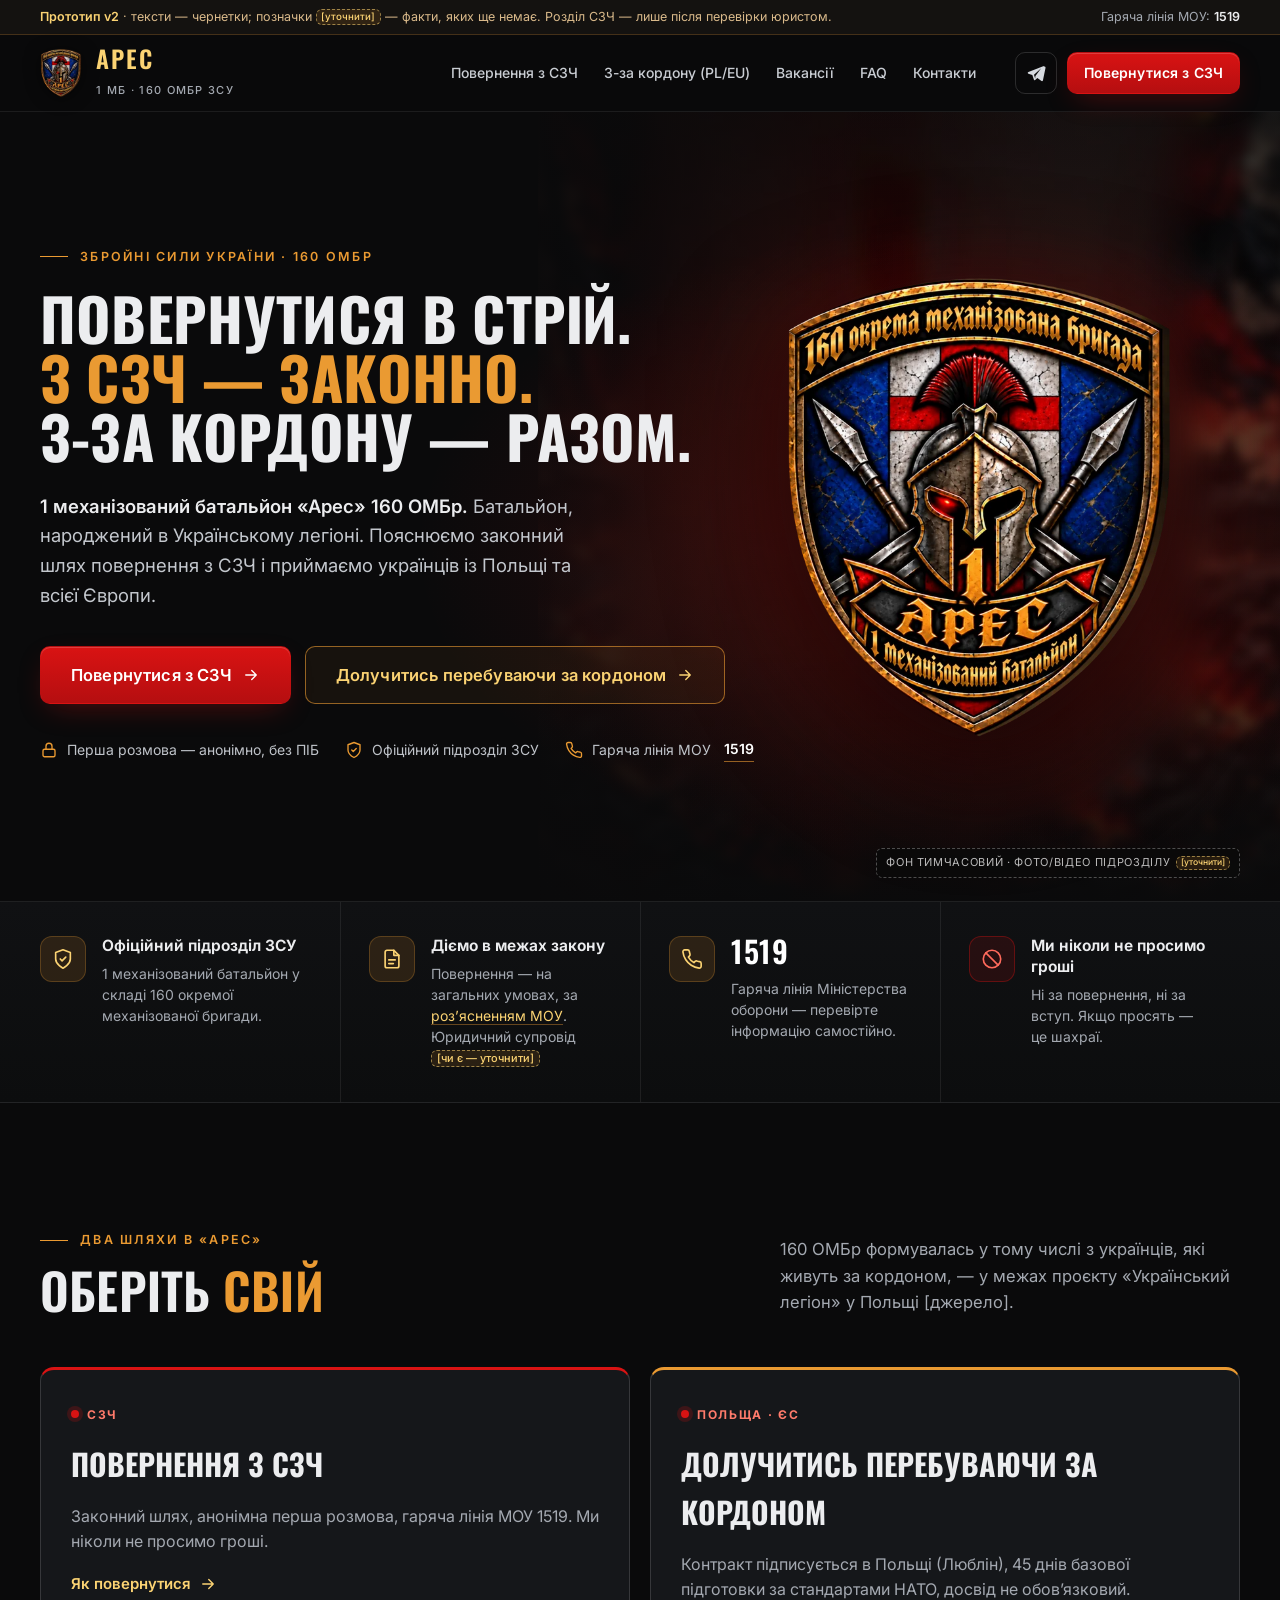
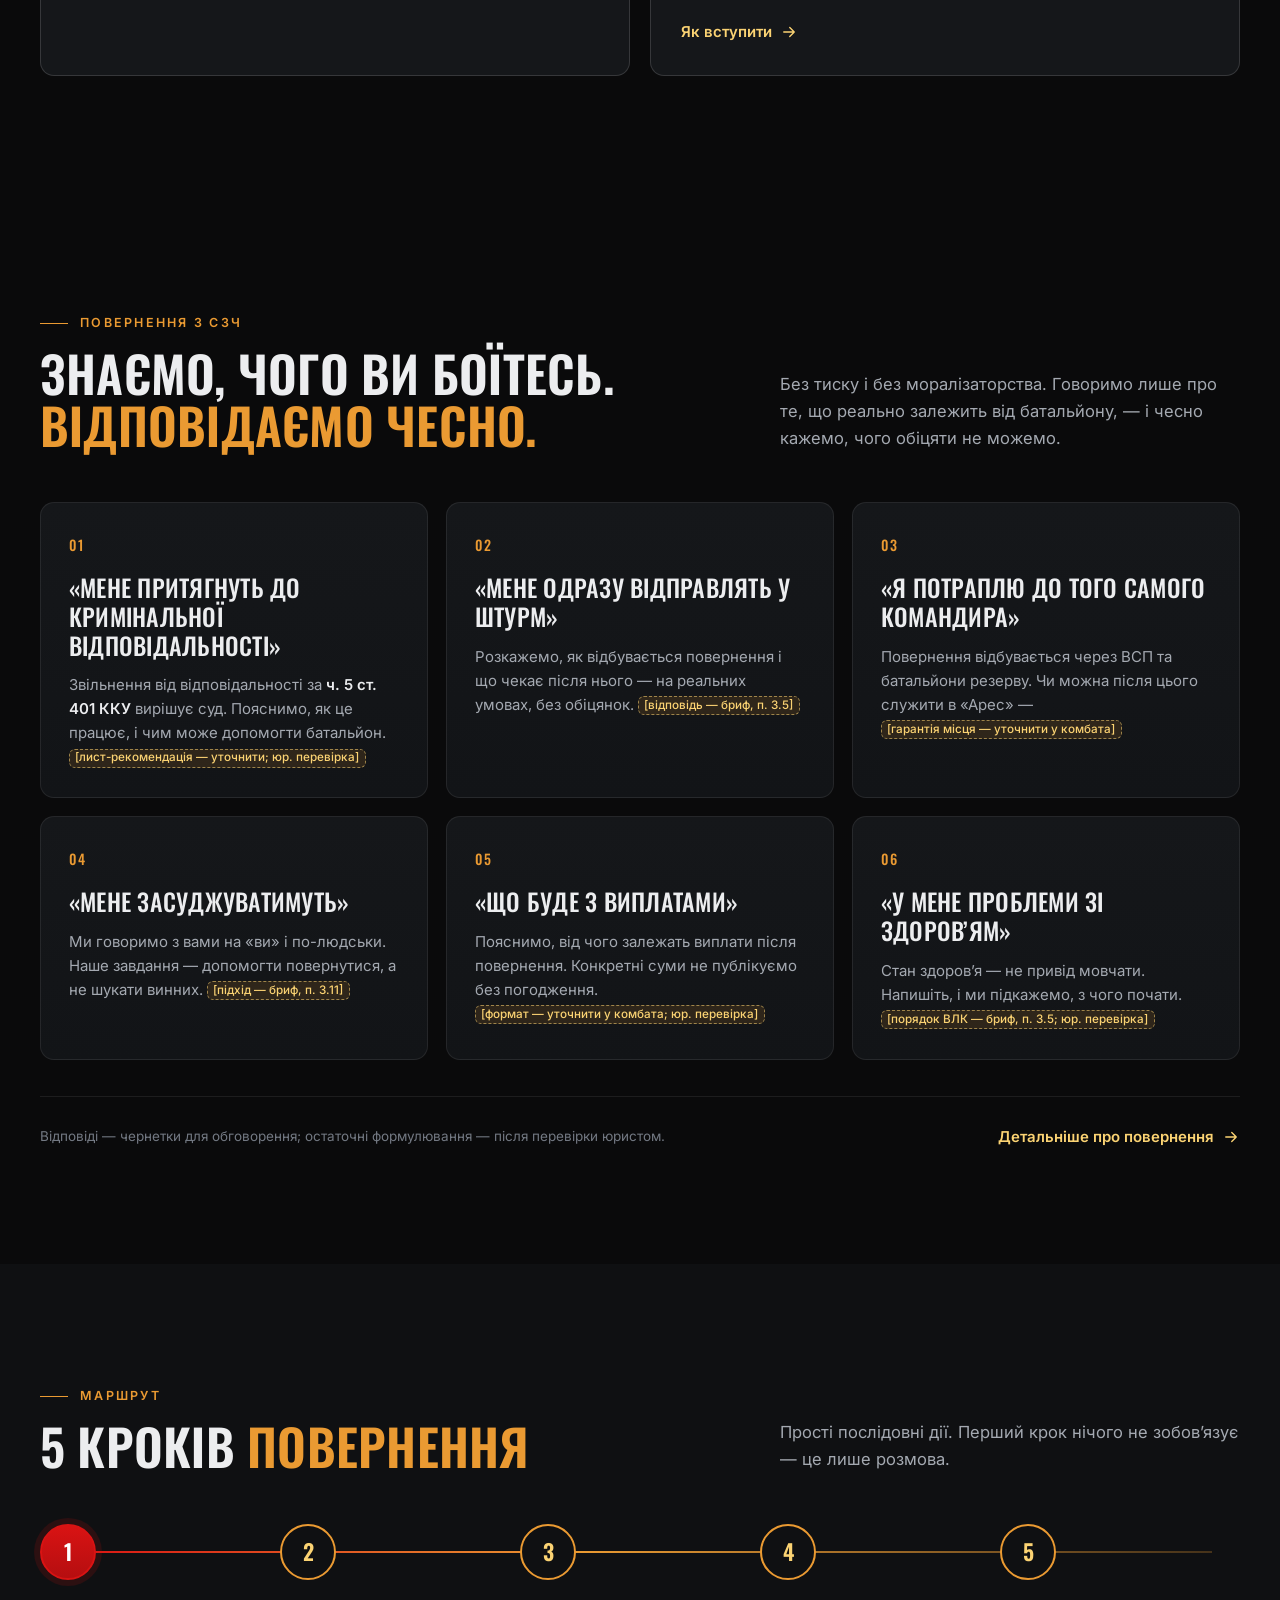
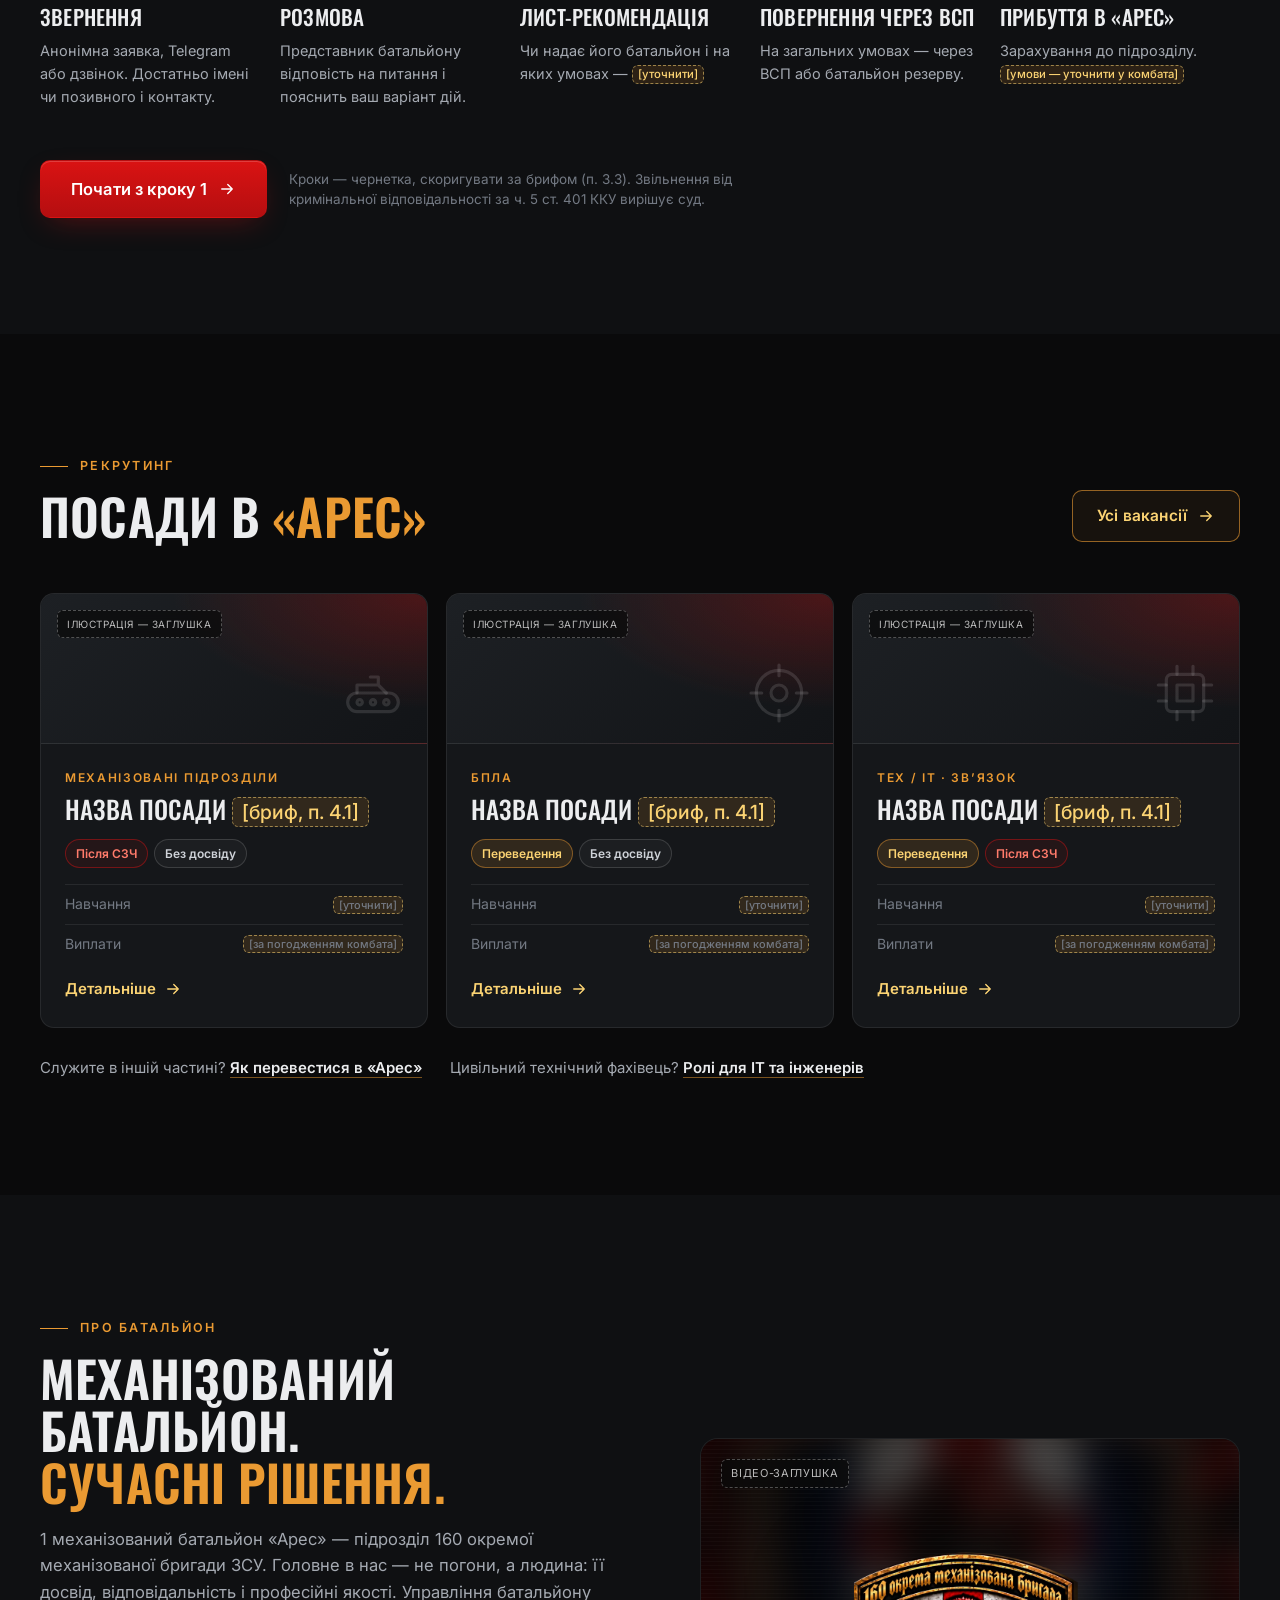
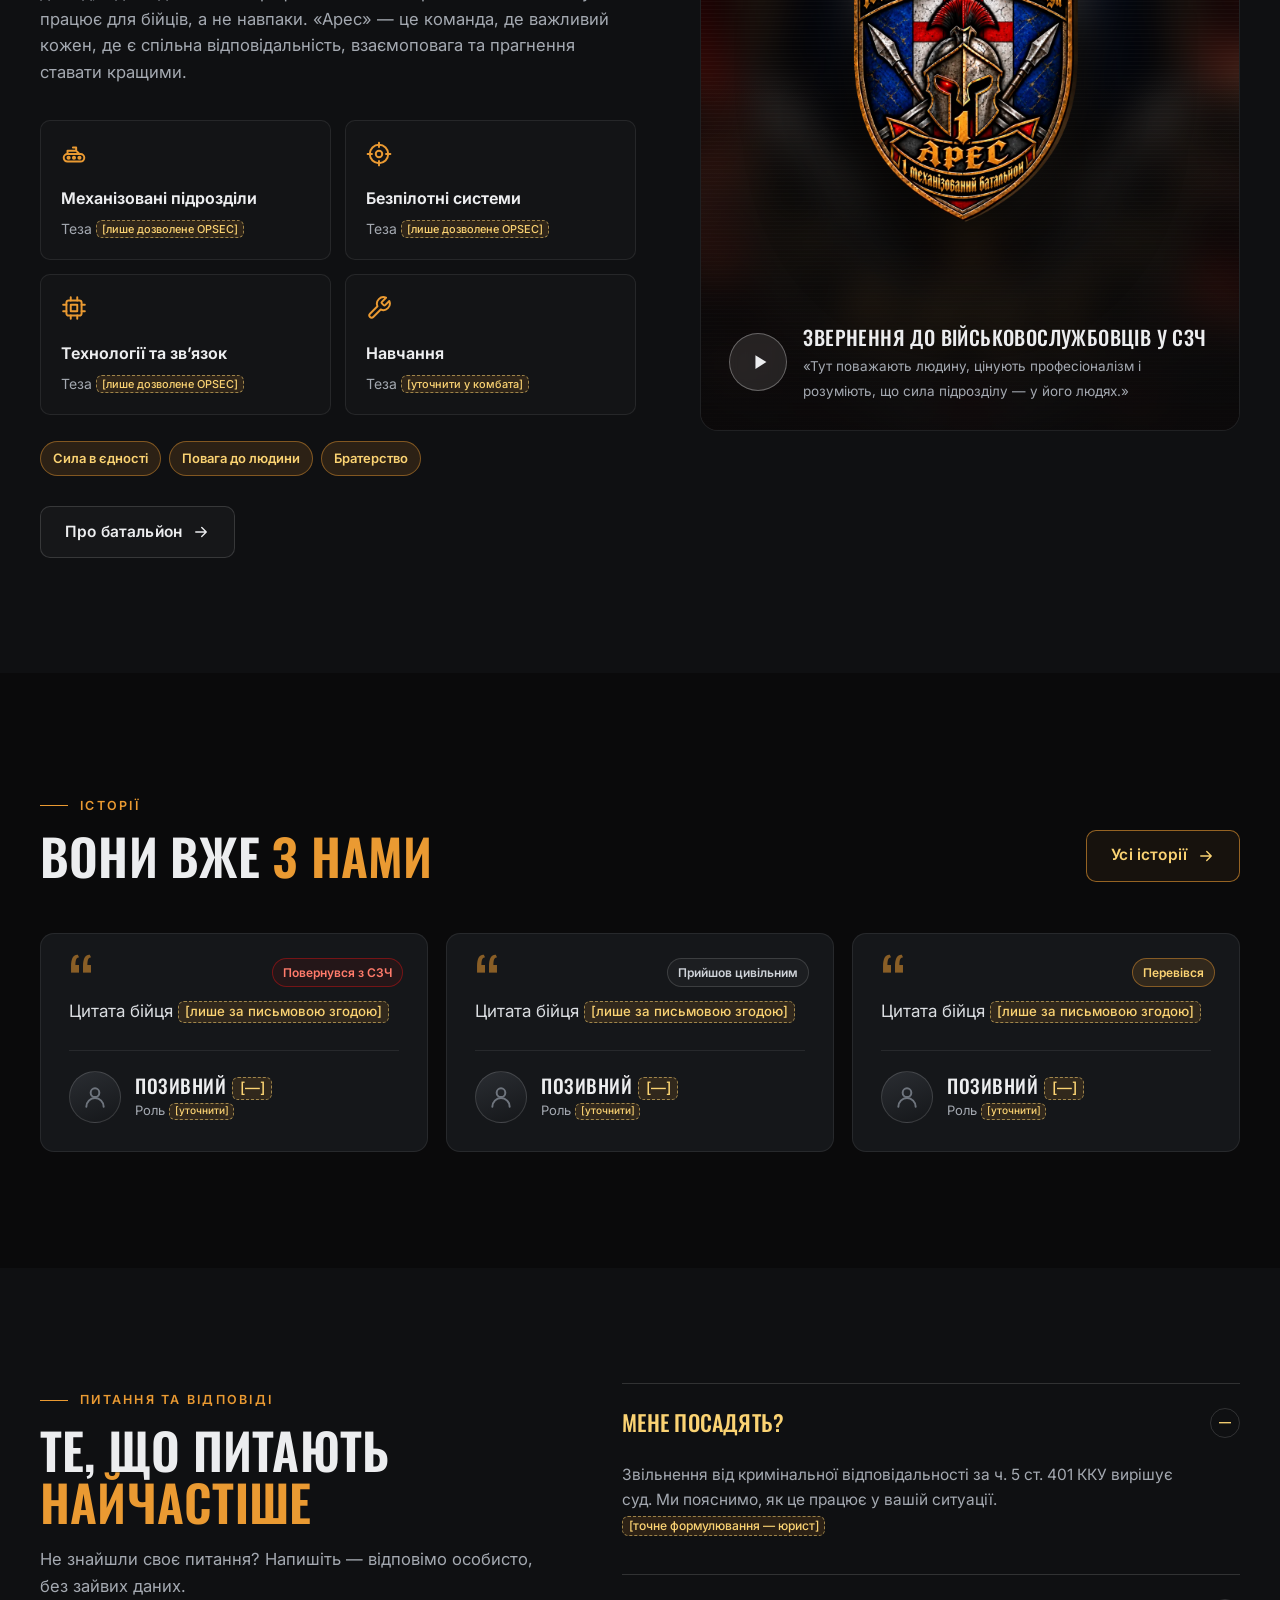
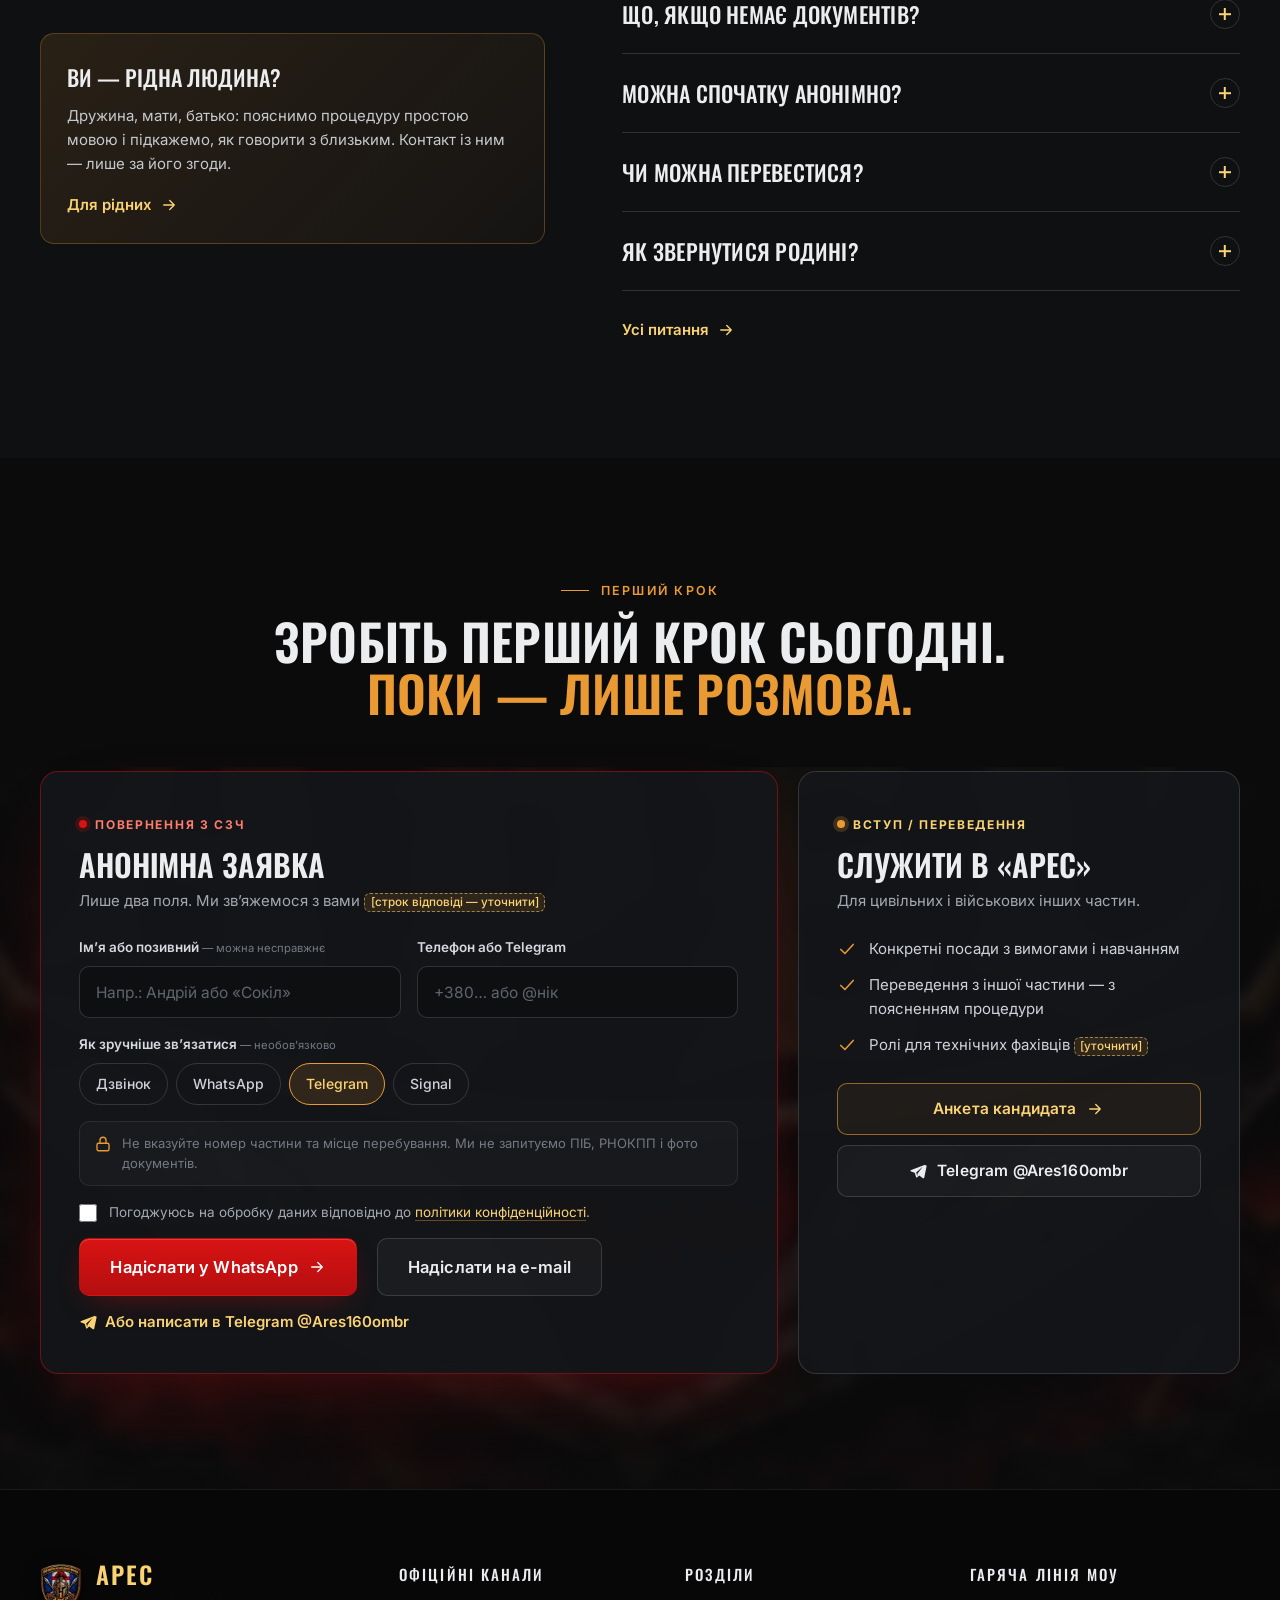
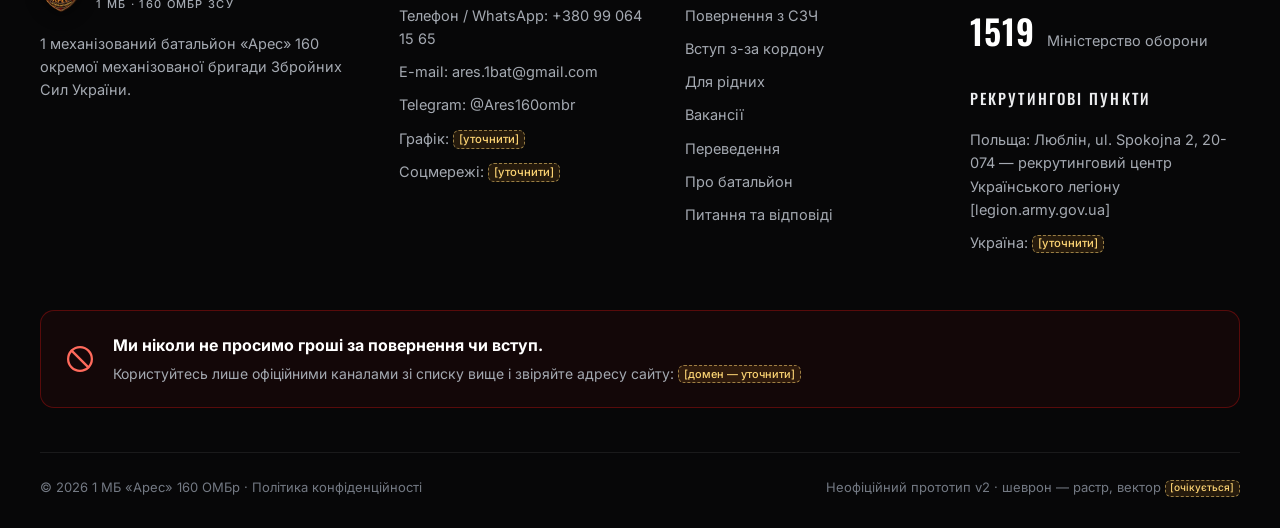
<file: index.html>
<!doctype html>
<html lang="uk">
<head>
<meta charset="utf-8">
<meta name="viewport" content="width=device-width, initial-scale=1, viewport-fit=cover">
<title>1 МБ «Арес» · 160 ОМБр — повернення з СЗЧ і вступ з-за кордону</title>
<meta name="description" content="1 механізований батальйон «Арес» 160 окремої механізованої бригади ЗСУ. Пояснюємо законний шлях повернення з СЗЧ і шукаємо тих, хто хоче служити разом із нами.">
<meta name="robots" content="noindex, nofollow"><!-- прототип: не індексувати -->
<meta name="theme-color" content="#0A0A0B">
<link rel="icon" href="assets/img/favicon.png">
<link rel="preload" href="assets/fonts/Oswald.ttf" as="font" type="font/ttf" crossorigin>
<link rel="stylesheet" href="assets/css/style.css">
<link rel="stylesheet" href="assets/css/v2.css?v=3">
<!-- Без сторонніх скриптів аналітики/пікселів (вимога для сторінок СЗЧ). -->
</head>
<body>

<svg width="0" height="0" style="position:absolute" aria-hidden="true">
  <symbol id="i-tg" viewBox="0 0 24 24"><path d="M21.4 3.6 2.9 10.8c-1.2.5-1.2 1.6 0 2l4.7 1.5 1.8 5.6c.2.7 1 .9 1.6.4l2.6-2.4 5 3.7c.6.4 1.5.1 1.7-.7l3.1-15c.3-1.2-.8-2-1.9-1.5zM9.6 14.1l8.6-7.7-6.9 9.1-.3 3.2-1.4-4.6z"/></symbol>
  <symbol id="i-phone" viewBox="0 0 24 24"><path d="M22 16.9v3a2 2 0 0 1-2.2 2 19.8 19.8 0 0 1-8.6-3.1 19.5 19.5 0 0 1-6-6A19.8 19.8 0 0 1 2.1 4.2 2 2 0 0 1 4.1 2h3a2 2 0 0 1 2 1.7c.1 1 .4 1.9.7 2.8a2 2 0 0 1-.5 2.1L8.1 9.9a16 16 0 0 0 6 6l1.3-1.3a2 2 0 0 1 2.1-.4c.9.3 1.8.6 2.8.7a2 2 0 0 1 1.7 2z"/></symbol>
  <symbol id="i-shield" viewBox="0 0 24 24"><path d="M12 22s8-4 8-10V5l-8-3-8 3v7c0 6 8 10 8 10z"/><path d="m9 12 2 2 4-4"/></symbol>
  <symbol id="i-lock" viewBox="0 0 24 24"><rect x="4" y="11" width="16" height="10" rx="2"/><path d="M8 11V7a4 4 0 0 1 8 0v4"/></symbol>
  <symbol id="i-scale" viewBox="0 0 24 24"><path d="M12 3v18M7 21h10M4 7h16M6 7l-3 7a3 3 0 0 0 6 0L6 7zM18 7l-3 7a3 3 0 0 0 6 0l-3-7z"/></symbol>
  <symbol id="i-ban" viewBox="0 0 24 24"><circle cx="12" cy="12" r="9.5"/><path d="m5.3 5.3 13.4 13.4"/></symbol>
  <symbol id="i-arrow" viewBox="0 0 24 24"><path d="M5 12h14M13 6l6 6-6 6"/></symbol>
  <symbol id="i-msg" viewBox="0 0 24 24"><path d="M21 11.5a8.4 8.4 0 0 1-9 8.4 8.6 8.6 0 0 1-3.8-.9L3 21l1.9-5.2A8.4 8.4 0 0 1 12 3a8.5 8.5 0 0 1 9 8.5z"/></symbol>
  <symbol id="i-cpu" viewBox="0 0 24 24"><rect x="5" y="5" width="14" height="14" rx="2"/><rect x="9" y="9" width="6" height="6"/><path d="M9 2v3M15 2v3M9 19v3M15 19v3M2 9h3M2 15h3M19 9h3M19 15h3"/></symbol>
  <symbol id="i-target" viewBox="0 0 24 24"><circle cx="12" cy="12" r="8.5"/><circle cx="12" cy="12" r="3"/><path d="M12 1.5v4M12 18.5v4M1.5 12h4M18.5 12h4"/></symbol>
  <symbol id="i-track" viewBox="0 0 24 24"><rect x="2.5" y="12" width="19" height="7" rx="3.5"/><path d="M6 12V9h8l3 3M14 9V6h-3"/><circle cx="7" cy="15.5" r="1"/><circle cx="12" cy="15.5" r="1"/><circle cx="17" cy="15.5" r="1"/></symbol>
  <symbol id="i-wrench" viewBox="0 0 24 24"><path d="M14.7 6.3a1 1 0 0 0 0 1.4l1.6 1.6a1 1 0 0 0 1.4 0l3.8-3.8a6 6 0 0 1-7.9 7.9l-6.9 6.9a2.1 2.1 0 0 1-3-3l6.9-6.9a6 6 0 0 1 7.9-7.9l-3.8 3.8z"/></symbol>
  <symbol id="i-users" viewBox="0 0 24 24"><circle cx="9" cy="8" r="3.5"/><path d="M2.5 20a6.5 6.5 0 0 1 13 0M16 4.6a3.5 3.5 0 0 1 0 6.8M18 14.2a6.5 6.5 0 0 1 3.5 5.8"/></symbol>
  <symbol id="i-user" viewBox="0 0 24 24"><circle cx="12" cy="8" r="4"/><path d="M4 21a8 8 0 0 1 16 0"/></symbol>
  <symbol id="i-play" viewBox="0 0 24 24"><path d="M7 4.5v15l12-7.5z"/></symbol>
  <symbol id="i-check" viewBox="0 0 24 24"><path d="m4.5 12.5 5 5 10-11"/></symbol>
  <symbol id="i-info" viewBox="0 0 24 24"><circle cx="12" cy="12" r="9.5"/><path d="M12 11v6M12 7.5v.01"/></symbol>
  <symbol id="i-file" viewBox="0 0 24 24"><path d="M14 2.5H6.5a2 2 0 0 0-2 2v15a2 2 0 0 0 2 2h11a2 2 0 0 0 2-2V8z"/><path d="M14 2.5V8h5.5M8.5 13h7M8.5 17h5"/></symbol>
  <symbol id="i-menu" viewBox="0 0 24 24"><path d="M3.5 7h17M3.5 12h17M3.5 17h17"/></symbol>
  <symbol id="i-x" viewBox="0 0 24 24"><path d="M6 6l12 12M18 6 6 18"/></symbol>
  <symbol id="i-heart" viewBox="0 0 24 24"><path d="M19.5 12.6 12 20l-7.5-7.4A4.9 4.9 0 0 1 12 6a4.9 4.9 0 0 1 7.5 6.6z"/></symbol>
  <symbol id="i-cross" viewBox="0 0 24 24"><path d="M9 3h6v6h6v6h-6v6H9v-6H3V9h6z"/></symbol>
</svg>

<!-- Службова смуга прототипу -->
<div class="protobar">
  <div class="container">
    <span class="protobar__long"><b>Прототип v2</b> · тексти — чернетки; позначки <span class="tbd">[уточнити]</span> — факти, яких ще немає. Розділ СЗЧ — лише після перевірки юристом.</span><span class="protobar__short"><b>Прототип v2</b> · <span class="tbd">[уточнити]</span> — факти ще невідомі</span>
    <span class="protobar__hot">Гаряча лінія МОУ: <a href="tel:1519">1519</a></span>
  </div>
</div>

<!-- 0. ХЕДЕР -->
<header class="header">
  <div class="container header__row">
    <a class="brand" href="#top" aria-label="Арес — на головну">
      <img src="assets/img/ares-chevron-120.webp" alt="Шеврон 1 МБ «Арес»" width="40" height="44">
      <span><span class="brand__name">АРЕС</span><span class="brand__sub">1 МБ · 160 ОМБр ЗСУ</span></span>
    </a>
    <nav class="nav" aria-label="Головне меню">
      <a href="szch.html">Повернення з СЗЧ</a>
      <a href="abroad.html">З-за кордону (PL/EU)</a>
      <a href="#vacancies">Вакансії</a>
      <a href="#about">Про батальйон</a>
      <a href="#stories">Історії</a>
      <a href="#faq">FAQ</a>
      <a href="#footer">Контакти</a>
    </nav>
    <div class="header__actions">
      <a class="icon-btn" href="https://t.me/Ares160ombr" target="_blank" rel="noopener" title="Telegram @Ares160ombr" aria-label="Telegram"><svg class="icon icon--fill"><use href="#i-tg"/></svg></a>
      <a class="btn btn--red btn--sm" href="#form">Повернутися з СЗЧ</a>
      <button class="icon-btn burger" type="button" aria-label="Меню" data-menu-open><svg class="icon"><use href="#i-menu"/></svg></button>
    </div>
  </div>
</header>

<div class="mmenu" id="mmenu" role="dialog" aria-label="Меню">
  <div class="mmenu__top">
    <span class="brand"><img src="assets/img/ares-chevron-120.webp" alt="" width="34"><span class="brand__name">АРЕС</span></span>
    <button class="icon-btn" type="button" aria-label="Закрити" data-menu-close><svg class="icon"><use href="#i-x"/></svg></button>
  </div>
  <nav>
    <a href="szch.html" data-menu-close>Повернення з СЗЧ</a>
    <a href="abroad.html" data-menu-close>З-за кордону (PL/EU)</a>
    <a href="#vacancies" data-menu-close>Вакансії</a>
    <a href="#about" data-menu-close>Про батальйон</a>
    <a href="#stories" data-menu-close>Історії</a>
    <a href="#faq" data-menu-close>FAQ</a>
    <a href="#footer" data-menu-close>Контакти</a>
  </nav>
  <a class="btn btn--red btn--lg" href="#form" data-menu-close>Повернутися з СЗЧ</a>
</div>

<main id="top">

<!-- 1. ПЕРШИЙ ЕКРАН -->
<section class="hero" aria-labelledby="hero-title">
  <div class="hero__media" role="img" aria-label="Тимчасовий фон: фрагмент емблеми батальйону"></div>
  <div class="hero__shade"></div>
  <div class="hero__grain"></div>
  <img class="hero__emblem" src="assets/img/ares-chevron-640.webp" alt="Шеврон 1 механізованого батальйону «Арес» 160 ОМБр" width="640" height="702">
  <span class="ph-label">Фон тимчасовий · фото/відео підрозділу <span class="tbd">[уточнити]</span></span>
  <div class="container hero__inner">
    <div class="hero__content">
      <span class="eyebrow">Збройні Сили України · 160 ОМБр</span>
      <h1 id="hero-title">
        <span>Повернутися <span class="nw">в стрій.</span></span>
        <span class="gold">З СЗЧ — законно.</span>
        <span>З-за кордону — разом.</span>
      </h1>
      <p class="hero__sub"><strong>1 механізований батальйон «Арес» 160 ОМБр.</strong> Батальйон, народжений в Українському легіоні. Пояснюємо законний шлях повернення з СЗЧ і приймаємо українців із Польщі та всієї Європи.</p>
      <div class="hero__ctas">
        <a class="btn btn--red btn--lg" href="szch.html">Повернутися з СЗЧ <svg class="icon"><use href="#i-arrow"/></svg></a>
        <a class="btn btn--gold btn--lg" href="abroad.html">Долучитись перебуваючи за кордоном <svg class="icon"><use href="#i-arrow"/></svg></a>
      </div>
      <ul class="hero__assure">
        <li><svg class="icon"><use href="#i-lock"/></svg>Перша розмова — анонімно, без ПІБ</li>
        <li><svg class="icon"><use href="#i-shield"/></svg>Офіційний підрозділ ЗСУ</li>
        <li><svg class="icon"><use href="#i-phone"/></svg>Гаряча лінія МОУ&nbsp;<a href="tel:1519">1519</a></li>
      </ul>
    </div>
  </div>
</section>

<!-- 2. ДОВІРА -->
<section class="trust" aria-label="Чому нам можна довіряти">
  <div class="container trust__grid">
    <div class="trust__item">
      <div class="trust__icon"><svg class="icon"><use href="#i-shield"/></svg></div>
      <div><h3>Офіційний підрозділ ЗСУ</h3><p>1 механізований батальйон у складі 160 окремої механізованої бригади.</p></div>
    </div>
    <div class="trust__item">
      <div class="trust__icon"><svg class="icon"><use href="#i-file"/></svg></div>
      <div><h3>Діємо в межах закону</h3><p>Повернення — на загальних умовах, за <a href="#">роз’ясненням МОУ</a>. Юридичний супровід <span class="tbd">[чи є — уточнити]</span></p></div>
    </div>
    <div class="trust__item">
      <div class="trust__icon"><svg class="icon"><use href="#i-phone"/></svg></div>
      <div><span class="trust__big">1519</span><p style="margin-top:6px">Гаряча лінія Міністерства оборони — перевірте інформацію самостійно.</p></div>
    </div>
    <div class="trust__item trust__item--warn">
      <div class="trust__icon"><svg class="icon"><use href="#i-ban"/></svg></div>
      <div><h3>Ми ніколи не просимо гроші</h3><p>Ні за повернення, ні за вступ. Якщо просять — це шахраї.</p></div>
    </div>
  </div>
</section>

<!-- 2b. ДВА ШЛЯХИ -->
<section class="section paths" aria-labelledby="paths-title">
  <div class="container">
    <div class="section__head"><div><span class="eyebrow">Два шляхи в «Арес»</span><h2 class="h2" id="paths-title">Оберіть <em>свій</em></h2></div>
    <p class="lead">160 ОМБр формувалась у тому числі з українців, які живуть за кордоном, — у межах проєкту «Український легіон» у Польщі <a href="https://lfrecruiting.mil.gov.ua/brigade?id=20" target="_blank" rel="noopener">[джерело]</a>.</p></div>
    <div class="paths__grid">
      <a class="path path--red" href="szch.html"><span class="card__tag">СЗЧ</span><h3>Повернення з СЗЧ</h3><p>Законний шлях, анонімна перша розмова, гаряча лінія МОУ 1519. Ми ніколи не просимо гроші.</p><span class="link-arrow">Як повернутися <svg class="icon"><use href="#i-arrow"/></svg></span></a>
      <a class="path path--gold" href="abroad.html"><span class="card__tag">Польща · ЄС</span><h3>Долучитись перебуваючи за кордоном</h3><p>Контракт підписується в Польщі (Люблін), 45 днів базової підготовки за стандартами НАТО, досвід не обовʼязковий.</p><span class="link-arrow">Як вступити <svg class="icon"><use href="#i-arrow"/></svg></span></a>
    </div>
  </div>
</section>

<!-- 3. СТРАХИ → ВІДПОВІДІ -->
<section class="section" id="szch" aria-labelledby="fears-title">
  <div class="container">
    <div class="section__head">
      <div>
        <span class="eyebrow">Повернення з СЗЧ</span>
        <h2 class="h2" id="fears-title">Знаємо, чого ви боїтесь.<br><em>Відповідаємо чесно.</em></h2>
      </div>
      <p class="lead">Без тиску і без моралізаторства. Говоримо лише про те, що реально залежить від батальйону, — і чесно кажемо, чого обіцяти не можемо.</p>
    </div>
    <div class="fears">
      <article class="fear">
        <span class="fear__num">01</span>
        <h3 class="fear__q">«Мене притягнуть до кримінальної відповідальності»</h3>
        <p class="fear__a">Звільнення від відповідальності за <strong>ч. 5 ст. 401 ККУ</strong> вирішує суд. Пояснимо, як це працює, і чим може допомогти батальйон. <span class="tbd">[лист-рекомендація — уточнити; юр. перевірка]</span></p>
      </article>
      <article class="fear">
        <span class="fear__num">02</span>
        <h3 class="fear__q">«Мене одразу відправлять у штурм»</h3>
        <p class="fear__a">Розкажемо, як відбувається повернення і що чекає після нього — на реальних умовах, без обіцянок. <span class="tbd">[відповідь — бриф, п. 3.5]</span></p>
      </article>
      <article class="fear">
        <span class="fear__num">03</span>
        <h3 class="fear__q">«Я потраплю до того самого командира»</h3>
        <p class="fear__a">Повернення відбувається через ВСП та батальйони резерву. Чи можна після цього служити в «Арес» — <span class="tbd">[гарантія місця — уточнити у комбата]</span></p>
      </article>
      <article class="fear">
        <span class="fear__num">04</span>
        <h3 class="fear__q">«Мене засуджуватимуть»</h3>
        <p class="fear__a">Ми говоримо з вами на «ви» і по-людськи. Наше завдання — допомогти повернутися, а не шукати винних. <span class="tbd">[підхід — бриф, п. 3.11]</span></p>
      </article>
      <article class="fear">
        <span class="fear__num">05</span>
        <h3 class="fear__q">«Що буде з виплатами»</h3>
        <p class="fear__a">Пояснимо, від чого залежать виплати після повернення. Конкретні суми не публікуємо без погодження. <span class="tbd">[формат — уточнити у комбата; юр. перевірка]</span></p>
      </article>
      <article class="fear">
        <span class="fear__num">06</span>
        <h3 class="fear__q">«У мене проблеми зі здоров’ям»</h3>
        <p class="fear__a">Стан здоров’я — не привід мовчати. Напишіть, і ми підкажемо, з чого почати. <span class="tbd">[порядок ВЛК — бриф, п. 3.5; юр. перевірка]</span></p>
      </article>
    </div>
    <div class="fears__foot">
      <span>Відповіді — чернетки для обговорення; остаточні формулювання — після перевірки юристом.</span>
      <a class="link-arrow" href="#">Детальніше про повернення <svg class="icon"><use href="#i-arrow"/></svg></a>
    </div>
  </div>
</section>

<!-- 4. КРОКИ ПОВЕРНЕННЯ -->
<section class="section section--alt" aria-labelledby="steps-title">
  <div class="container">
    <div class="section__head">
      <div>
        <span class="eyebrow">Маршрут</span>
        <h2 class="h2" id="steps-title">5 кроків <em>повернення</em></h2>
      </div>
      <p class="lead">Прості послідовні дії. Перший крок нічого не зобов’язує — це лише розмова.</p>
    </div>
    <ol class="steps">
      <li class="step"><span class="step__dot">1</span><h3>Звернення</h3><p>Анонімна заявка, Telegram або дзвінок. Достатньо імені чи позивного і контакту.</p></li>
      <li class="step"><span class="step__dot">2</span><h3>Розмова</h3><p>Представник батальйону відповість на питання і пояснить ваш варіант дій.</p></li>
      <li class="step"><span class="step__dot">3</span><h3>Лист-рекомендація</h3><p>Чи надає його батальйон і на яких умовах — <span class="tbd">[уточнити]</span></p></li>
      <li class="step"><span class="step__dot">4</span><h3>Повернення через ВСП</h3><p>На загальних умовах — через ВСП або батальйон резерву.</p></li>
      <li class="step"><span class="step__dot">5</span><h3>Прибуття в «Арес»</h3><p>Зарахування до підрозділу. <span class="tbd">[умови — уточнити у комбата]</span></p></li>
    </ol>
    <div class="steps__cta">
      <a class="btn btn--red btn--lg" href="#form">Почати з кроку 1 <svg class="icon"><use href="#i-arrow"/></svg></a>
      <small>Кроки — чернетка, скоригувати за брифом (п. 3.3). Звільнення від кримінальної відповідальності за ч. 5 ст. 401 ККУ вирішує суд.</small>
    </div>
  </div>
</section>

<!-- 5. ВАКАНСІЇ (ПРЕВ’Ю) -->
<section class="section" id="vacancies" aria-labelledby="vac-title">
  <div class="container">
    <div class="section__head">
      <div>
        <span class="eyebrow">Рекрутинг</span>
        <h2 class="h2" id="vac-title">Посади в <em>«Арес»</em></h2>
      </div>
      <a class="btn btn--gold" href="#">Усі вакансії <svg class="icon"><use href="#i-arrow"/></svg></a>
    </div>
    <div class="vacs">
      <article class="vac">
        <div class="vac__media"><span class="ph-label">Ілюстрація — заглушка</span><svg class="icon"><use href="#i-track"/></svg></div>
        <div class="vac__body">
          <span class="vac__dir">Механізовані підрозділи</span>
          <h3 class="vac__title">Назва посади <span class="tbd">[бриф, п. 4.1]</span></h3>
          <div class="badges"><span class="badge badge--red">Після СЗЧ</span><span class="badge">Без досвіду</span></div>
          <ul class="vac__meta">
            <li><span>Навчання</span><span><span class="tbd">[уточнити]</span></span></li>
            <li><span>Виплати</span><span><span class="tbd">[за погодженням комбата]</span></span></li>
          </ul>
          <a class="link-arrow" href="#">Детальніше <svg class="icon"><use href="#i-arrow"/></svg></a>
        </div>
      </article>
      <article class="vac">
        <div class="vac__media"><span class="ph-label">Ілюстрація — заглушка</span><svg class="icon"><use href="#i-target"/></svg></div>
        <div class="vac__body">
          <span class="vac__dir">БпЛА</span>
          <h3 class="vac__title">Назва посади <span class="tbd">[бриф, п. 4.1]</span></h3>
          <div class="badges"><span class="badge badge--gold">Переведення</span><span class="badge">Без досвіду</span></div>
          <ul class="vac__meta">
            <li><span>Навчання</span><span><span class="tbd">[уточнити]</span></span></li>
            <li><span>Виплати</span><span><span class="tbd">[за погодженням комбата]</span></span></li>
          </ul>
          <a class="link-arrow" href="#">Детальніше <svg class="icon"><use href="#i-arrow"/></svg></a>
        </div>
      </article>
      <article class="vac">
        <div class="vac__media"><span class="ph-label">Ілюстрація — заглушка</span><svg class="icon"><use href="#i-cpu"/></svg></div>
        <div class="vac__body">
          <span class="vac__dir">Тех / ІТ · зв’язок</span>
          <h3 class="vac__title">Назва посади <span class="tbd">[бриф, п. 4.1]</span></h3>
          <div class="badges"><span class="badge badge--gold">Переведення</span><span class="badge badge--red">Після СЗЧ</span></div>
          <ul class="vac__meta">
            <li><span>Навчання</span><span><span class="tbd">[уточнити]</span></span></li>
            <li><span>Виплати</span><span><span class="tbd">[за погодженням комбата]</span></span></li>
          </ul>
          <a class="link-arrow" href="#">Детальніше <svg class="icon"><use href="#i-arrow"/></svg></a>
        </div>
      </article>
    </div>
    <div class="vacs__alt">
      <span>Служите в іншій частині? <a href="#">Як перевестися в «Арес»</a></span>
      <span>Цивільний технічний фахівець? <a href="#">Ролі для ІТ та інженерів</a></span>
    </div>
  </div>
</section>

<!-- 6. ПРО БАТАЛЬЙОН / ТЕХНОЛОГІЇ -->
<section class="section section--alt" id="about" aria-labelledby="about-title">
  <div class="container about">
    <div>
      <span class="eyebrow">Про батальйон</span>
      <h2 class="h2" id="about-title">Механізований батальйон.<br><em>Сучасні рішення.</em></h2>
      <p class="lead">1 механізований батальйон «Арес» — підрозділ 160 окремої механізованої бригади ЗСУ. Головне в нас — не погони, а людина: її досвід, відповідальність і професійні якості. Управління батальйону працює для бійців, а не навпаки. «Арес» — це команда, де важливий кожен, де є спільна відповідальність, взаємоповага та прагнення ставати кращими.</p>
      <div class="theses">
        <div class="thesis"><svg class="icon"><use href="#i-track"/></svg><h3>Механізовані підрозділи</h3><p>Теза <span class="tbd">[лише дозволене OPSEC]</span></p></div>
        <div class="thesis"><svg class="icon"><use href="#i-target"/></svg><h3>Безпілотні системи</h3><p>Теза <span class="tbd">[лише дозволене OPSEC]</span></p></div>
        <div class="thesis"><svg class="icon"><use href="#i-cpu"/></svg><h3>Технології та зв’язок</h3><p>Теза <span class="tbd">[лише дозволене OPSEC]</span></p></div>
        <div class="thesis"><svg class="icon"><use href="#i-wrench"/></svg><h3>Навчання</h3><p>Теза <span class="tbd">[уточнити у комбата]</span></p></div>
      </div>
      <div class="values">
        <span class="badge badge--gold">Сила в єдності</span>
        <span class="badge badge--gold">Повага до людини</span>
        <span class="badge badge--gold">Братерство</span>
      </div>
      <a class="btn btn--ghost" href="#">Про батальйон <svg class="icon"><use href="#i-arrow"/></svg></a>
    </div>
    <div class="about__media">
      <span class="ph-label">Відео-заглушка</span>
      <img class="about__shield" src="assets/img/ares-chevron-640.webp" alt="Шеврон батальйону «Арес»" width="640" height="702" loading="lazy">
      <div class="about__play">
        <i><svg class="icon icon--fill"><use href="#i-play"/></svg></i>
        <div><b><a href="szch.html#zvernennya">Звернення до військовослужбовців у СЗЧ</a></b><span>«Тут поважають людину, цінують професіоналізм і розуміють, що сила підрозділу — у його людях.»</span></div>
      </div>
    </div>
  </div>
</section>

<!-- 7. ІСТОРІЇ -->
<section class="section" id="stories" aria-labelledby="stories-title">
  <div class="container">
    <div class="section__head">
      <div>
        <span class="eyebrow">Історії</span>
        <h2 class="h2" id="stories-title">Вони вже <em>з нами</em></h2>
      </div>
      <a class="btn btn--gold" href="#">Усі історії <svg class="icon"><use href="#i-arrow"/></svg></a>
    </div>
    <div class="stories">
      <article class="story">
        <span class="badge badge--red">Повернувся з СЗЧ</span>
        <div class="story__q">“</div>
        <blockquote>Цитата бійця <span class="tbd">[лише за письмовою згодою]</span></blockquote>
        <div class="story__who"><span class="avatar"><svg class="icon"><use href="#i-user"/></svg></span><div><div class="story__name">Позивний <span class="tbd">[—]</span></div><div class="story__role">Роль <span class="tbd">[уточнити]</span></div></div></div>
      </article>
      <article class="story">
        <span class="badge">Прийшов цивільним</span>
        <div class="story__q">“</div>
        <blockquote>Цитата бійця <span class="tbd">[лише за письмовою згодою]</span></blockquote>
        <div class="story__who"><span class="avatar"><svg class="icon"><use href="#i-user"/></svg></span><div><div class="story__name">Позивний <span class="tbd">[—]</span></div><div class="story__role">Роль <span class="tbd">[уточнити]</span></div></div></div>
      </article>
      <article class="story">
        <span class="badge badge--gold">Перевівся</span>
        <div class="story__q">“</div>
        <blockquote>Цитата бійця <span class="tbd">[лише за письмовою згодою]</span></blockquote>
        <div class="story__who"><span class="avatar"><svg class="icon"><use href="#i-user"/></svg></span><div><div class="story__name">Позивний <span class="tbd">[—]</span></div><div class="story__role">Роль <span class="tbd">[уточнити]</span></div></div></div>
      </article>
    </div>
  </div>
</section>

<!-- 8. FAQ -->
<section class="section section--alt" id="faq" aria-labelledby="faq-title">
  <div class="container faq-wrap">
    <div>
      <span class="eyebrow">Питання та відповіді</span>
      <h2 class="h2" id="faq-title">Те, що питають <em>найчастіше</em></h2>
      <p class="lead">Не знайшли своє питання? Напишіть — відповімо особисто, без зайвих даних.</p>
      <div class="family">
        <h3>Ви — рідна людина?</h3>
        <p>Дружина, мати, батько: пояснимо процедуру простою мовою і підкажемо, як говорити з близьким. Контакт із ним — лише за його згоди.</p>
        <a class="link-arrow" href="#">Для рідних <svg class="icon"><use href="#i-arrow"/></svg></a>
      </div>
    </div>
    <div>
      <div class="faq">
        <details open>
          <summary>Мене посадять?<span class="pm"></span></summary>
          <div class="ans"><p>Звільнення від кримінальної відповідальності за ч. 5 ст. 401 ККУ вирішує суд. Ми пояснимо, як це працює у вашій ситуації. <span class="tbd">[точне формулювання — юрист]</span></p></div>
        </details>
        <details>
          <summary>Що, якщо немає документів?<span class="pm"></span></summary>
          <div class="ans"><p>Напишіть нам — підкажемо, з чого почати. <span class="tbd">[процедура — юрист / ВСП]</span></p></div>
        </details>
        <details>
          <summary>Можна спочатку анонімно?<span class="pm"></span></summary>
          <div class="ans"><p>Так. Для першої розмови достатньо імені або позивного (можна несправжнього) і телефону чи Telegram. Ми не запитуємо ПІБ, РНОКПП, номер частини чи місце перебування.</p></div>
        </details>
        <details>
          <summary>Чи можна перевестися?<span class="pm"></span></summary>
          <div class="ans"><p>Так, з інших частин. Процедуру, строки і хто супроводжує — пояснимо в розмові. <span class="tbd">[процедура — бриф, п. 4.8]</span></p></div>
        </details>
        <details>
          <summary>Як звернутися родині?<span class="pm"></span></summary>
          <div class="ans"><p>Рідні можуть звернутися самі й отримати консультацію для родини. Зв’язок із самою людиною — лише за її згоди.</p></div>
        </details>
      </div>
      <p style="margin:26px 0 0"><a class="link-arrow" href="#">Усі питання <svg class="icon"><use href="#i-arrow"/></svg></a></p>
    </div>
  </div>
</section>

<!-- 9. ФІНАЛЬНИЙ CTA -->
<section class="section final" id="form" aria-labelledby="final-title">
  <div class="container">
    <div class="final__head">
      <span class="eyebrow">Перший крок</span>
      <h2 class="h2" id="final-title">Зробіть перший крок сьогодні.<br><em>Поки — лише розмова.</em></h2>
    </div>
    <div class="final__grid">
      <div class="card card--szch">
        <span class="card__tag">Повернення з СЗЧ</span>
        <h3>Анонімна заявка</h3>
        <p>Лише два поля. Ми зв’яжемося з вами <span class="tbd">[строк відповіді — уточнити]</span></p>
        <form class="form" id="szch-form" novalidate>
          <div class="field">
            <label for="f-name">Ім’я або позивний <small>— можна несправжнє</small></label>
            <input id="f-name" name="name" autocomplete="off" placeholder="Напр.: Андрій або «Сокіл»" required>
          </div>
          <div class="field">
            <label for="f-contact">Телефон або Telegram</label>
            <input id="f-contact" name="contact" autocomplete="off" inputmode="text" placeholder="+380… або @нік" required>
          </div>
          <div class="field field--full">
            <span class="lbl">Як зручніше зв’язатися <small>— необов’язково</small></span>
            <div class="chips">
              <label><input type="radio" name="via" value="call"><span>Дзвінок</span></label>
              <label><input type="radio" name="via" value="wa"><span>WhatsApp</span></label>
              <label><input type="radio" name="via" value="tg" checked><span>Telegram</span></label>
              <label><input type="radio" name="via" value="signal"><span>Signal</span></label>
            </div>
          </div>
          <div class="form__note"><svg class="icon"><use href="#i-lock"/></svg><span>Не вказуйте номер частини та місце перебування. Ми не запитуємо ПІБ, РНОКПП і фото документів.</span></div>
          <label class="consent"><input type="checkbox" required> <span>Погоджуюсь на обробку даних відповідно до <a href="#">політики конфіденційності</a>.</span></label>
          <div class="form__foot">
            <button class="btn btn--red btn--lg" type="submit" data-send="wa">Надіслати у WhatsApp <svg class="icon"><use href="#i-arrow"/></svg></button>
            <button class="btn btn--ghost btn--lg" type="submit" data-send="mail">Надіслати на e-mail</button>
            <a class="link-arrow" href="https://t.me/Ares160ombr" target="_blank" rel="noopener"><svg class="icon icon--fill"><use href="#i-tg"/></svg> Або написати в Telegram @Ares160ombr</a>
          </div>
          <div class="form__ok" role="status">Відкрито WhatsApp або пошту з вашою заявкою — залишилось натиснути «Надіслати». Контакти: WhatsApp <a href="https://wa.me/380990641565" target="_blank" rel="noopener">+380 99 064 15 65</a>, e-mail <a href="mailto:ares.1bat@gmail.com">ares.1bat@gmail.com</a>.</div>
        </form>
      </div>
      <div class="card card--join">
        <span class="card__tag">Вступ / переведення</span>
        <h3>Служити в «Арес»</h3>
        <p>Для цивільних і військових інших частин.</p>
        <ul class="join-list">
          <li><svg class="icon"><use href="#i-check"/></svg>Конкретні посади з вимогами і навчанням</li>
          <li><svg class="icon"><use href="#i-check"/></svg>Переведення з іншої частини — з поясненням процедури</li>
          <li><svg class="icon"><use href="#i-check"/></svg><span>Ролі для технічних фахівців <span class="tbd">[уточнити]</span></span></li>
        </ul>
        <div class="btns">
          <a class="btn btn--gold" href="https://legion.army.gov.ua/#join" target="_blank" rel="noopener">Анкета кандидата <svg class="icon"><use href="#i-arrow"/></svg></a>
          <a class="btn btn--ghost" href="https://t.me/Ares160ombr" target="_blank" rel="noopener"><svg class="icon icon--fill"><use href="#i-tg"/></svg> Telegram @Ares160ombr</a>
        </div>
      </div>
    </div>
  </div>
</section>

</main>

<!-- 10. ФУТЕР -->
<footer class="footer" id="footer">
  <div class="container">
    <div class="footer__grid">
      <div class="footer__brand">
        <span class="brand"><img src="assets/img/ares-chevron-120.webp" alt="" width="44"><span><span class="brand__name">АРЕС</span><span class="brand__sub">1 МБ · 160 ОМБр ЗСУ</span></span></span>
        <p>1 механізований батальйон «Арес» 160 окремої механізованої бригади Збройних Сил України.</p>
      </div>
      <div>
        <h4>Офіційні канали</h4>
        <ul>
          <li>Телефон / WhatsApp: <a href="tel:+380990641565">+380 99 064 15 65</a></li>
          <li>E-mail: <a href="mailto:ares.1bat@gmail.com">ares.1bat@gmail.com</a></li>
          <li>Telegram: <a href="https://t.me/Ares160ombr" target="_blank" rel="noopener">@Ares160ombr</a></li>
          <li>Графік: <span class="tbd">[уточнити]</span></li>
          <li>Соцмережі: <span class="tbd">[уточнити]</span></li>
        </ul>
      </div>
      <div>
        <h4>Розділи</h4>
        <ul>
          <li><a href="szch.html">Повернення з СЗЧ</a></li>
          <li><a href="abroad.html">Вступ з-за кордону</a></li>
          <li><a href="#">Для рідних</a></li>
          <li><a href="#vacancies">Вакансії</a></li>
          <li><a href="#">Переведення</a></li>
          <li><a href="#about">Про батальйон</a></li>
          <li><a href="#faq">Питання та відповіді</a></li>
        </ul>
      </div>
      <div>
        <h4>Гаряча лінія МОУ</h4>
        <div class="footer__hot"><b>1519</b><span>Міністерство оборони</span></div>
        <h4 style="margin-top:28px">Рекрутингові пункти</h4>
        <ul><li>Польща: Люблін, ul. Spokojna 2, 20-074 — рекрутинговий центр Українського легіону <a href="https://legion.army.gov.ua/" target="_blank" rel="noopener">[legion.army.gov.ua]</a></li><li>Україна: <span class="tbd">[уточнити]</span></li></ul>
      </div>
    </div>
    <div class="antifraud">
      <svg class="icon"><use href="#i-ban"/></svg>
      <div><b>Ми ніколи не просимо гроші за повернення чи вступ.</b><p>Користуйтесь лише офіційними каналами зі списку вище і звіряйте адресу сайту: <span class="tbd">[домен — уточнити]</span></p></div>
    </div>
    <div class="footer__bottom">
      <span>© 2026 1 МБ «Арес» 160 ОМБр · <a href="#">Політика конфіденційності</a></span>
      <span>Неофіційний прототип v2 · шеврон — растр, вектор <span class="tbd">[очікується]</span></span>
    </div>
  </div>
</footer>

<!-- Sticky-панель (мобільна) -->
<nav class="mbar" aria-label="Швидкі дії">
  <a href="szch.html"><svg class="icon"><use href="#i-shield"/></svg>З СЗЧ</a>
  <a class="mbar__abroad" href="abroad.html"><svg class="icon"><use href="#i-arrow"/></svg>PL/EU</a>
  <a class="mbar__main" href="#form"><svg class="icon"><use href="#i-msg"/></svg>Заявка</a>
</nav>

<script src="assets/js/main.js"></script>
</body>
</html>
</file>
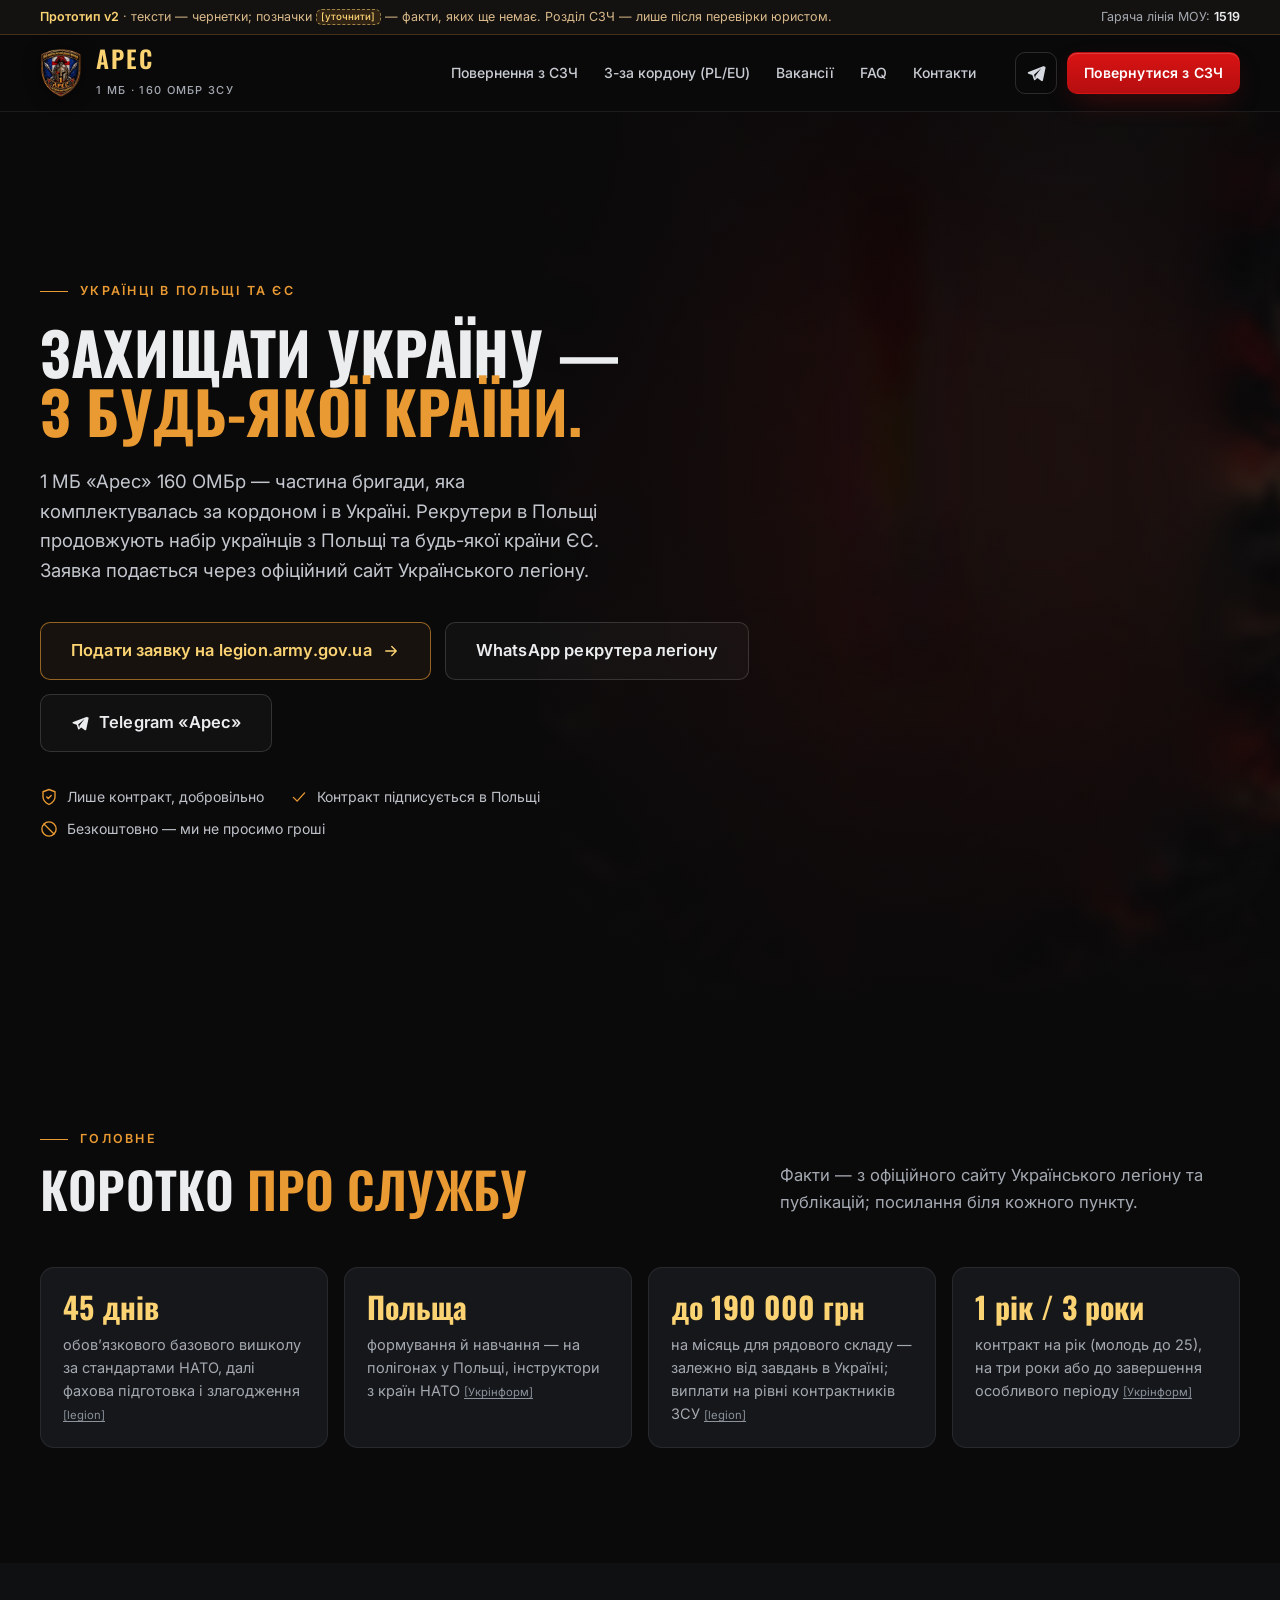
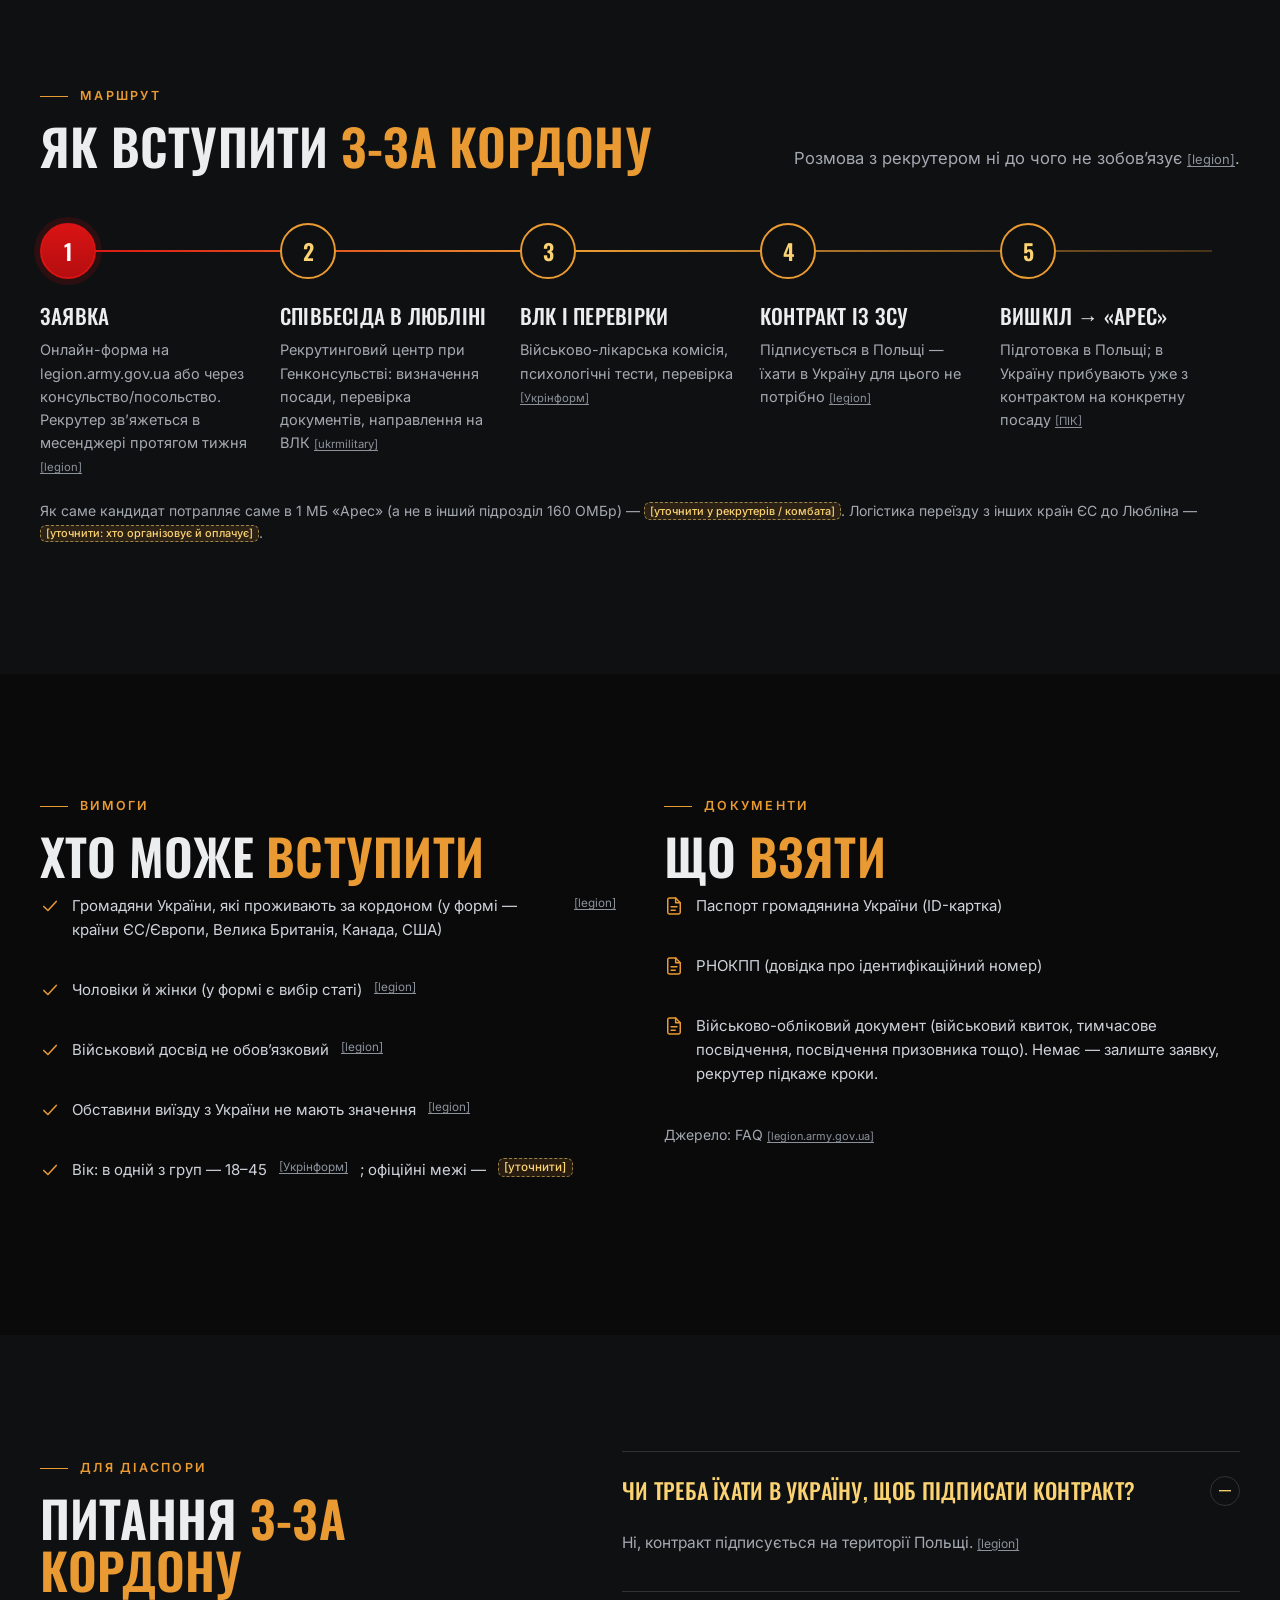
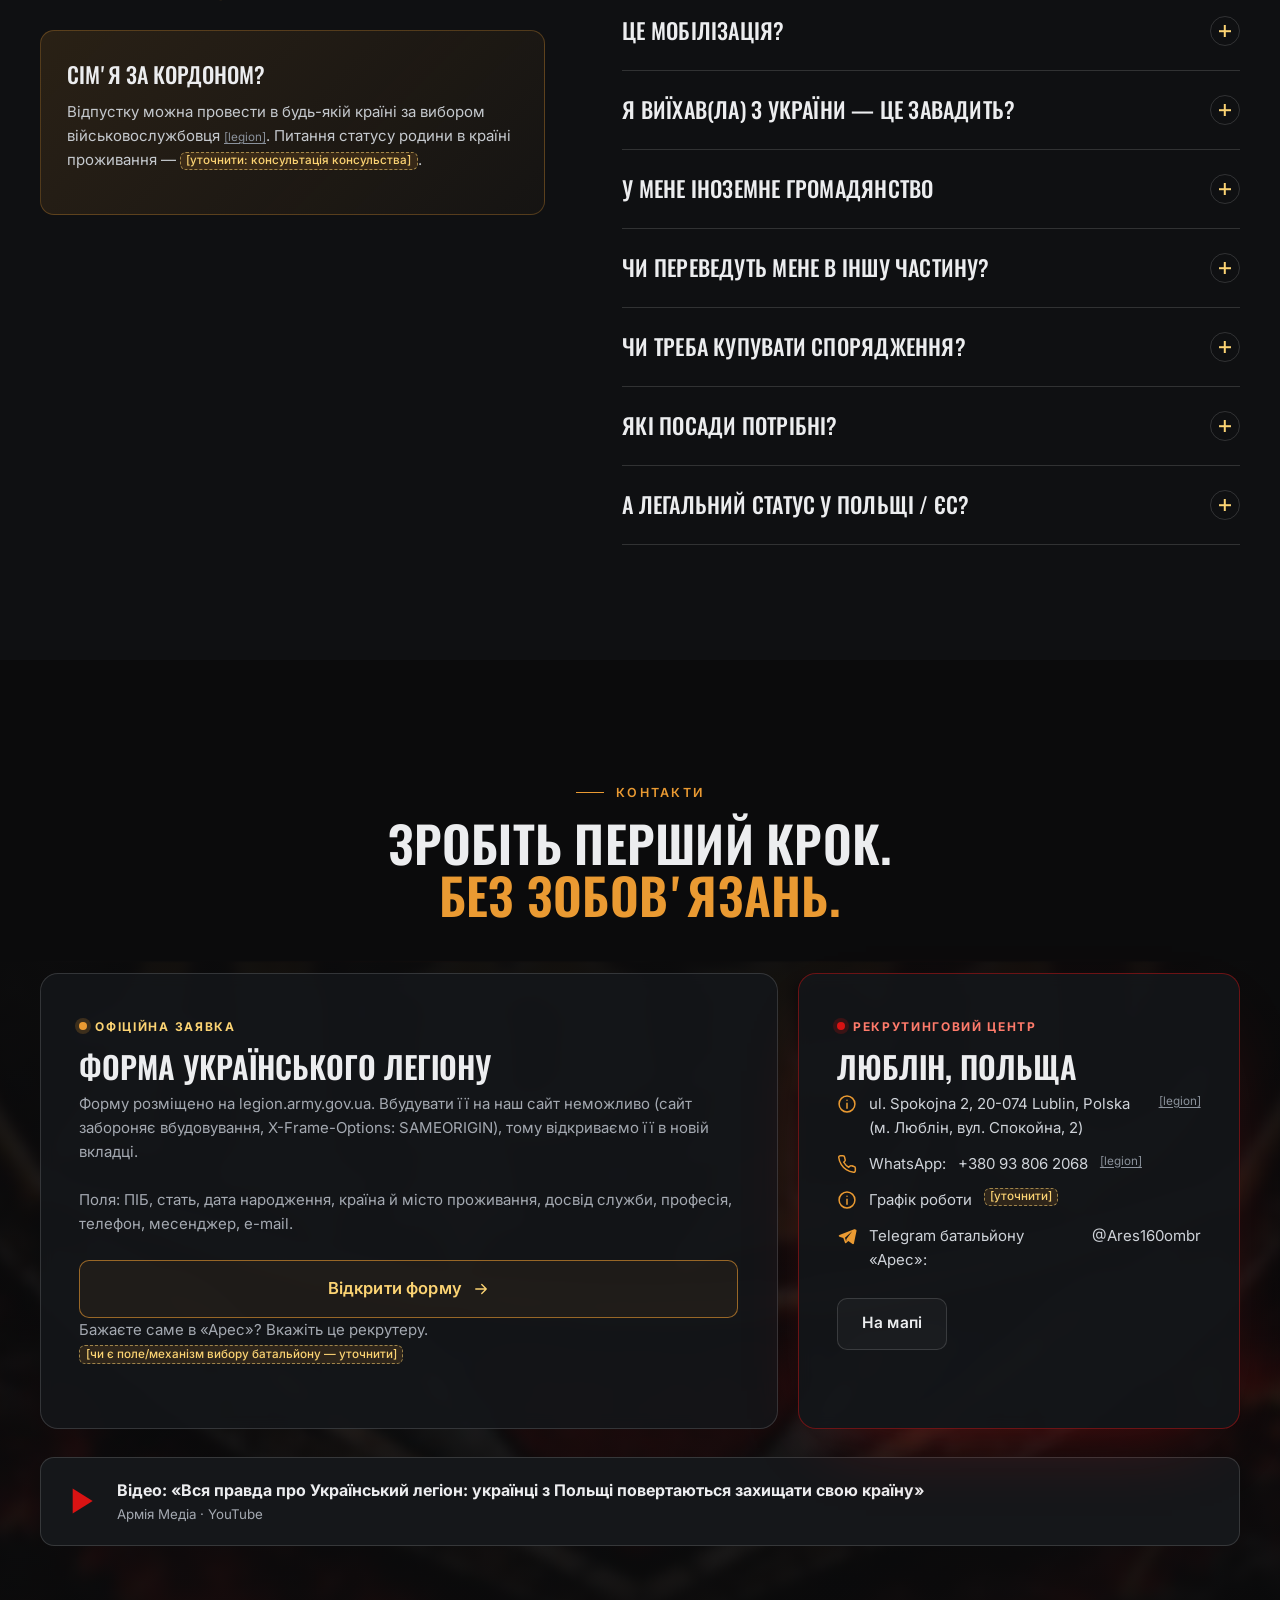
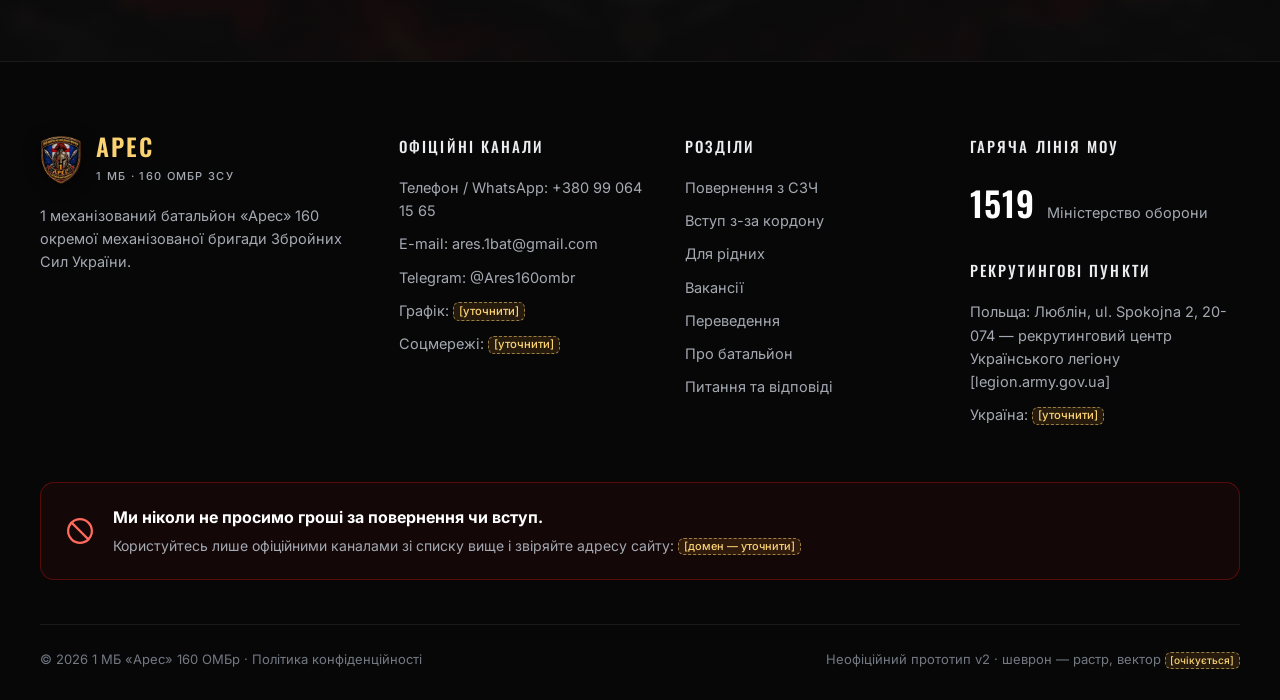
<file: abroad.html>
<!doctype html>
<html lang="uk">
<head>
<meta charset="utf-8">
<meta name="viewport" content="width=device-width, initial-scale=1, viewport-fit=cover">
<title>Вступ з-за кордону (Польща, ЄС) · 1 МБ «Арес» 160 ОМБр</title>
<meta name="description" content="Як українцю в Польщі чи ЄС вступити до ЗСУ за контрактом: заявка, Люблін, ВЛК, 45 днів вишколу в Польщі.">
<meta name="robots" content="noindex, nofollow"><!-- прототип: не індексувати -->
<meta name="theme-color" content="#0A0A0B">
<link rel="icon" href="assets/img/favicon.png">
<link rel="preload" href="assets/fonts/Oswald.ttf" as="font" type="font/ttf" crossorigin>
<link rel="stylesheet" href="assets/css/style.css">
<link rel="stylesheet" href="assets/css/v2.css?v=3">
<!-- Без сторонніх скриптів аналітики/пікселів (вимога для сторінок СЗЧ). -->
</head>
<body>

<svg width="0" height="0" style="position:absolute" aria-hidden="true">
  <symbol id="i-tg" viewBox="0 0 24 24"><path d="M21.4 3.6 2.9 10.8c-1.2.5-1.2 1.6 0 2l4.7 1.5 1.8 5.6c.2.7 1 .9 1.6.4l2.6-2.4 5 3.7c.6.4 1.5.1 1.7-.7l3.1-15c.3-1.2-.8-2-1.9-1.5zM9.6 14.1l8.6-7.7-6.9 9.1-.3 3.2-1.4-4.6z"/></symbol>
  <symbol id="i-phone" viewBox="0 0 24 24"><path d="M22 16.9v3a2 2 0 0 1-2.2 2 19.8 19.8 0 0 1-8.6-3.1 19.5 19.5 0 0 1-6-6A19.8 19.8 0 0 1 2.1 4.2 2 2 0 0 1 4.1 2h3a2 2 0 0 1 2 1.7c.1 1 .4 1.9.7 2.8a2 2 0 0 1-.5 2.1L8.1 9.9a16 16 0 0 0 6 6l1.3-1.3a2 2 0 0 1 2.1-.4c.9.3 1.8.6 2.8.7a2 2 0 0 1 1.7 2z"/></symbol>
  <symbol id="i-shield" viewBox="0 0 24 24"><path d="M12 22s8-4 8-10V5l-8-3-8 3v7c0 6 8 10 8 10z"/><path d="m9 12 2 2 4-4"/></symbol>
  <symbol id="i-lock" viewBox="0 0 24 24"><rect x="4" y="11" width="16" height="10" rx="2"/><path d="M8 11V7a4 4 0 0 1 8 0v4"/></symbol>
  <symbol id="i-scale" viewBox="0 0 24 24"><path d="M12 3v18M7 21h10M4 7h16M6 7l-3 7a3 3 0 0 0 6 0L6 7zM18 7l-3 7a3 3 0 0 0 6 0l-3-7z"/></symbol>
  <symbol id="i-ban" viewBox="0 0 24 24"><circle cx="12" cy="12" r="9.5"/><path d="m5.3 5.3 13.4 13.4"/></symbol>
  <symbol id="i-arrow" viewBox="0 0 24 24"><path d="M5 12h14M13 6l6 6-6 6"/></symbol>
  <symbol id="i-msg" viewBox="0 0 24 24"><path d="M21 11.5a8.4 8.4 0 0 1-9 8.4 8.6 8.6 0 0 1-3.8-.9L3 21l1.9-5.2A8.4 8.4 0 0 1 12 3a8.5 8.5 0 0 1 9 8.5z"/></symbol>
  <symbol id="i-cpu" viewBox="0 0 24 24"><rect x="5" y="5" width="14" height="14" rx="2"/><rect x="9" y="9" width="6" height="6"/><path d="M9 2v3M15 2v3M9 19v3M15 19v3M2 9h3M2 15h3M19 9h3M19 15h3"/></symbol>
  <symbol id="i-target" viewBox="0 0 24 24"><circle cx="12" cy="12" r="8.5"/><circle cx="12" cy="12" r="3"/><path d="M12 1.5v4M12 18.5v4M1.5 12h4M18.5 12h4"/></symbol>
  <symbol id="i-track" viewBox="0 0 24 24"><rect x="2.5" y="12" width="19" height="7" rx="3.5"/><path d="M6 12V9h8l3 3M14 9V6h-3"/><circle cx="7" cy="15.5" r="1"/><circle cx="12" cy="15.5" r="1"/><circle cx="17" cy="15.5" r="1"/></symbol>
  <symbol id="i-wrench" viewBox="0 0 24 24"><path d="M14.7 6.3a1 1 0 0 0 0 1.4l1.6 1.6a1 1 0 0 0 1.4 0l3.8-3.8a6 6 0 0 1-7.9 7.9l-6.9 6.9a2.1 2.1 0 0 1-3-3l6.9-6.9a6 6 0 0 1 7.9-7.9l-3.8 3.8z"/></symbol>
  <symbol id="i-users" viewBox="0 0 24 24"><circle cx="9" cy="8" r="3.5"/><path d="M2.5 20a6.5 6.5 0 0 1 13 0M16 4.6a3.5 3.5 0 0 1 0 6.8M18 14.2a6.5 6.5 0 0 1 3.5 5.8"/></symbol>
  <symbol id="i-user" viewBox="0 0 24 24"><circle cx="12" cy="8" r="4"/><path d="M4 21a8 8 0 0 1 16 0"/></symbol>
  <symbol id="i-play" viewBox="0 0 24 24"><path d="M7 4.5v15l12-7.5z"/></symbol>
  <symbol id="i-check" viewBox="0 0 24 24"><path d="m4.5 12.5 5 5 10-11"/></symbol>
  <symbol id="i-info" viewBox="0 0 24 24"><circle cx="12" cy="12" r="9.5"/><path d="M12 11v6M12 7.5v.01"/></symbol>
  <symbol id="i-file" viewBox="0 0 24 24"><path d="M14 2.5H6.5a2 2 0 0 0-2 2v15a2 2 0 0 0 2 2h11a2 2 0 0 0 2-2V8z"/><path d="M14 2.5V8h5.5M8.5 13h7M8.5 17h5"/></symbol>
  <symbol id="i-menu" viewBox="0 0 24 24"><path d="M3.5 7h17M3.5 12h17M3.5 17h17"/></symbol>
  <symbol id="i-x" viewBox="0 0 24 24"><path d="M6 6l12 12M18 6 6 18"/></symbol>
  <symbol id="i-heart" viewBox="0 0 24 24"><path d="M19.5 12.6 12 20l-7.5-7.4A4.9 4.9 0 0 1 12 6a4.9 4.9 0 0 1 7.5 6.6z"/></symbol>
  <symbol id="i-cross" viewBox="0 0 24 24"><path d="M9 3h6v6h6v6h-6v6H9v-6H3V9h6z"/></symbol>
</svg>

<!-- Службова смуга прототипу -->
<div class="protobar">
  <div class="container">
    <span class="protobar__long"><b>Прототип v2</b> · тексти — чернетки; позначки <span class="tbd">[уточнити]</span> — факти, яких ще немає. Розділ СЗЧ — лише після перевірки юристом.</span><span class="protobar__short"><b>Прототип v2</b> · <span class="tbd">[уточнити]</span> — факти ще невідомі</span>
    <span class="protobar__hot">Гаряча лінія МОУ: <a href="tel:1519">1519</a></span>
  </div>
</div>

<!-- 0. ХЕДЕР -->
<header class="header">
  <div class="container header__row">
    <a class="brand" href="index.html#top" aria-label="Арес — на головну">
      <img src="assets/img/ares-chevron-120.webp" alt="Шеврон 1 МБ «Арес»" width="40" height="44">
      <span><span class="brand__name">АРЕС</span><span class="brand__sub">1 МБ · 160 ОМБр ЗСУ</span></span>
    </a>
    <nav class="nav" aria-label="Головне меню">
      <a href="szch.html">Повернення з СЗЧ</a>
      <a href="abroad.html">З-за кордону (PL/EU)</a>
      <a href="index.html#vacancies">Вакансії</a>
      <a href="index.html#about">Про батальйон</a>
      <a href="index.html#stories">Історії</a>
      <a href="index.html#faq">FAQ</a>
      <a href="#footer">Контакти</a>
    </nav>
    <div class="header__actions">
      <a class="icon-btn" href="https://t.me/Ares160ombr" target="_blank" rel="noopener" title="Telegram @Ares160ombr" aria-label="Telegram"><svg class="icon icon--fill"><use href="#i-tg"/></svg></a>
      <a class="btn btn--red btn--sm" href="index.html#form">Повернутися з СЗЧ</a>
      <button class="icon-btn burger" type="button" aria-label="Меню" data-menu-open><svg class="icon"><use href="#i-menu"/></svg></button>
    </div>
  </div>
</header>

<div class="mmenu" id="mmenu" role="dialog" aria-label="Меню">
  <div class="mmenu__top">
    <span class="brand"><img src="assets/img/ares-chevron-120.webp" alt="" width="34"><span class="brand__name">АРЕС</span></span>
    <button class="icon-btn" type="button" aria-label="Закрити" data-menu-close><svg class="icon"><use href="#i-x"/></svg></button>
  </div>
  <nav>
    <a href="szch.html" data-menu-close>Повернення з СЗЧ</a>
    <a href="abroad.html" data-menu-close>З-за кордону (PL/EU)</a>
    <a href="index.html#vacancies" data-menu-close>Вакансії</a>
    <a href="index.html#about" data-menu-close>Про батальйон</a>
    <a href="index.html#stories" data-menu-close>Історії</a>
    <a href="index.html#faq" data-menu-close>FAQ</a>
    <a href="#footer" data-menu-close>Контакти</a>
  </nav>
  <a class="btn btn--red btn--lg" href="index.html#form" data-menu-close>Повернутися з СЗЧ</a>
</div>

<main id="top">

<section class="hero hero--sub" aria-labelledby="ab-title">
  <div class="hero__media"></div><div class="hero__shade"></div>
  <div class="container hero__inner"><div class="hero__content">
    <span class="eyebrow">Українці в Польщі та ЄС</span>
    <h1 id="ab-title"><span>Захищати Україну —</span><span class="gold">з будь-якої країни.</span></h1>
    <p class="hero__sub">1 МБ «Арес» 160 ОМБр — частина бригади, яка комплектувалась за кордоном і в Україні. Рекрутери в Польщі продовжують набір українців з Польщі та будь-якої країни ЄС. Заявка подається через офіційний сайт Українського легіону.</p>
    <div class="hero__ctas">
      <a class="btn btn--gold btn--lg" href="https://legion.army.gov.ua/#join" target="_blank" rel="noopener">Подати заявку на legion.army.gov.ua <svg class="icon"><use href="#i-arrow"/></svg></a>
      <a class="btn btn--ghost btn--lg" href="https://wa.me/380938062068" target="_blank" rel="noopener">WhatsApp рекрутера легіону</a>
      <a class="btn btn--ghost btn--lg" href="https://t.me/Ares160ombr" target="_blank" rel="noopener"><svg class="icon icon--fill"><use href="#i-tg"/></svg> Telegram «Арес»</a>
    </div>
    <ul class="hero__assure">
      <li><svg class="icon"><use href="#i-shield"/></svg>Лише контракт, добровільно</li>
      <li><svg class="icon"><use href="#i-check"/></svg>Контракт підписується в Польщі</li>
      <li><svg class="icon"><use href="#i-ban"/></svg>Безкоштовно — ми не просимо гроші</li>
    </ul>
  </div></div>
</section>

<section class="section" aria-labelledby="facts-title">
  <div class="container">
    <div class="section__head"><div><span class="eyebrow">Головне</span><h2 class="h2" id="facts-title">Коротко <em>про службу</em></h2></div>
    <p class="lead">Факти — з офіційного сайту Українського легіону та публікацій; посилання біля кожного пункту.</p></div>
    <div class="facts">
      <div class="fact"><b>45 днів</b><p>обовʼязкового базового вишколу за стандартами НАТО, далі фахова підготовка і злагодження <a class="src" href="https://legion.army.gov.ua/" target="_blank" rel="noopener">[legion]</a></p></div>
      <div class="fact"><b>Польща</b><p>формування й навчання — на полігонах у Польщі, інструктори з країн НАТО <a class="src" href="https://www.ukrinform.ua/amp/rubric-society/4103753-grupa-dobrovolciv-ukrainskogo-legionu-pidpisala-v-lublini-kontrakti-iz-zsu.html" target="_blank" rel="noopener">[Укрінформ]</a></p></div>
      <div class="fact"><b>до 190 000 грн</b><p>на місяць для рядового складу — залежно від завдань в Україні; виплати на рівні контрактників ЗСУ <a class="src" href="https://legion.army.gov.ua/" target="_blank" rel="noopener">[legion]</a></p></div>
      <div class="fact"><b>1 рік / 3 роки</b><p>контракт на рік (молодь до 25), на три роки або до завершення особливого періоду <a class="src" href="https://www.ukrinform.ua/amp/rubric-society/4103753-grupa-dobrovolciv-ukrainskogo-legionu-pidpisala-v-lublini-kontrakti-iz-zsu.html" target="_blank" rel="noopener">[Укрінформ]</a></p></div>
    </div>
  </div>
</section>

<section class="section section--alt" aria-labelledby="ab-steps">
  <div class="container">
    <div class="section__head"><div><span class="eyebrow">Маршрут</span><h2 class="h2" id="ab-steps">Як вступити <em>з-за кордону</em></h2></div>
    <p class="lead">Розмова з рекрутером ні до чого не зобовʼязує <a class="src" href="https://legion.army.gov.ua/" target="_blank" rel="noopener">[legion]</a>.</p></div>
    <ol class="steps">
      <li class="step"><span class="step__dot">1</span><h3>Заявка</h3><p>Онлайн-форма на legion.army.gov.ua або через консульство/посольство. Рекрутер звʼяжеться в месенджері протягом тижня <a class="src" href="https://legion.army.gov.ua/" target="_blank" rel="noopener">[legion]</a></p></li>
      <li class="step"><span class="step__dot">2</span><h3>Співбесіда в Любліні</h3><p>Рекрутинговий центр при Генконсульстві: визначення посади, перевірка документів, направлення на ВЛК <a class="src" href="https://www.ukrmilitary.com/2024/10/poland-tck.html" target="_blank" rel="noopener">[ukrmilitary]</a></p></li>
      <li class="step"><span class="step__dot">3</span><h3>ВЛК і перевірки</h3><p>Військово-лікарська комісія, психологічні тести, перевірка <a class="src" href="https://www.ukrinform.ua/amp/rubric-society/4103753-grupa-dobrovolciv-ukrainskogo-legionu-pidpisala-v-lublini-kontrakti-iz-zsu.html" target="_blank" rel="noopener">[Укрінформ]</a></p></li>
      <li class="step"><span class="step__dot">4</span><h3>Контракт із ЗСУ</h3><p>Підписується в Польщі — їхати в Україну для цього не потрібно <a class="src" href="https://legion.army.gov.ua/" target="_blank" rel="noopener">[legion]</a></p></li>
      <li class="step"><span class="step__dot">5</span><h3>Вишкіл → «Арес»</h3><p>Підготовка в Польщі; в Україну прибувають уже з контрактом на конкретну посаду <a class="src" href="https://pik.net.ua/2026/06/16/v-ivano-frankivsku-160-ta-brygada-ogolosyla-nabir-operatoriv-bpla-ta-it-fahivtsiv/" target="_blank" rel="noopener">[ПІК]</a></p></li>
    </ol>
    <p class="note">Як саме кандидат потрапляє саме в 1 МБ «Арес» (а не в інший підрозділ 160 ОМБр) — <span class="tbd">[уточнити у рекрутерів / комбата]</span>. Логістика переїзду з інших країн ЄС до Любліна — <span class="tbd">[уточнити: хто організовує й оплачує]</span>.</p>
  </div>
</section>

<section class="section" aria-labelledby="req-title">
  <div class="container req">
    <div><span class="eyebrow">Вимоги</span><h2 class="h2" id="req-title">Хто може <em>вступити</em></h2>
      <ul class="join-list">
        <li><svg class="icon"><use href="#i-check"/></svg>Громадяни України, які проживають за кордоном (у формі — країни ЄС/Європи, Велика Британія, Канада, США) <a class="src" href="https://legion.army.gov.ua/" target="_blank" rel="noopener">[legion]</a></li>
        <li><svg class="icon"><use href="#i-check"/></svg>Чоловіки й жінки (у формі є вибір статі) <a class="src" href="https://legion.army.gov.ua/" target="_blank" rel="noopener">[legion]</a></li>
        <li><svg class="icon"><use href="#i-check"/></svg>Військовий досвід не обовʼязковий <a class="src" href="https://legion.army.gov.ua/" target="_blank" rel="noopener">[legion]</a></li>
        <li><svg class="icon"><use href="#i-check"/></svg>Обставини виїзду з України не мають значення <a class="src" href="https://legion.army.gov.ua/" target="_blank" rel="noopener">[legion]</a></li>
        <li><svg class="icon"><use href="#i-check"/></svg>Вік: в одній з груп — 18–45 <a class="src" href="https://www.ukrinform.ua/amp/rubric-society/4103753-grupa-dobrovolciv-ukrainskogo-legionu-pidpisala-v-lublini-kontrakti-iz-zsu.html" target="_blank" rel="noopener">[Укрінформ]</a>; офіційні межі — <span class="tbd">[уточнити]</span></li>
      </ul></div>
    <div><span class="eyebrow">Документи</span><h2 class="h2">Що <em>взяти</em></h2>
      <ul class="join-list">
        <li><svg class="icon"><use href="#i-file"/></svg>Паспорт громадянина України (ID-картка)</li>
        <li><svg class="icon"><use href="#i-file"/></svg>РНОКПП (довідка про ідентифікаційний номер)</li>
        <li><svg class="icon"><use href="#i-file"/></svg>Військово-обліковий документ (військовий квиток, тимчасове посвідчення, посвідчення призовника тощо). Немає — залиште заявку, рекрутер підкаже кроки.</li>
      </ul><p class="note">Джерело: FAQ <a class="src" href="https://legion.army.gov.ua/" target="_blank" rel="noopener">[legion.army.gov.ua]</a></p></div>
  </div>
</section>

<section class="section section--alt" id="faq" aria-labelledby="abfaq">
  <div class="container faq-wrap">
    <div><span class="eyebrow">Для діаспори</span><h2 class="h2" id="abfaq">Питання <em>з-за кордону</em></h2>
      <div class="family"><h3>Сімʼя за кордоном?</h3><p>Відпустку можна провести в будь-якій країні за вибором військовослужбовця <a class="src" href="https://legion.army.gov.ua/" target="_blank" rel="noopener">[legion]</a>. Питання статусу родини в країні проживання — <span class="tbd">[уточнити: консультація консульства]</span>.</p></div></div>
    <div class="faq">
      <details open><summary>Чи треба їхати в Україну, щоб підписати контракт?<span class="pm"></span></summary><div class="ans"><p>Ні, контракт підписується на території Польщі. <a class="src" href="https://legion.army.gov.ua/" target="_blank" rel="noopener">[legion]</a></p></div></details>
      <details><summary>Це мобілізація?<span class="pm"></span></summary><div class="ans"><p>Ні. Служба — виключно добровільно, за контрактом. <a class="src" href="https://legion.army.gov.ua/" target="_blank" rel="noopener">[legion]</a></p></div></details>
      <details><summary>Я виїхав(ла) з України — це завадить?<span class="pm"></span></summary><div class="ans"><p>За даними сайту легіону, обставини виїзду з України не мають значення. <a class="src" href="https://legion.army.gov.ua/" target="_blank" rel="noopener">[legion]</a></p></div></details>
      <details><summary>У мене іноземне громадянство<span class="pm"></span></summary><div class="ans"><p>До Українського легіону можуть вступити громадяни України. <a class="src" href="https://legion.army.gov.ua/" target="_blank" rel="noopener">[legion]</a></p></div></details>
      <details><summary>Чи переведуть мене в іншу частину?<span class="pm"></span></summary><div class="ans"><p>За FAQ легіону — без згоди військовослужбовця не переводять. <a class="src" href="https://legion.army.gov.ua/" target="_blank" rel="noopener">[legion]</a></p></div></details>
      <details><summary>Чи треба купувати спорядження?<span class="pm"></span></summary><div class="ans"><p>Ні, видається спорядження, передбачене для військовослужбовців ЗСУ. Під час навчання Польща надає інфраструктуру, техніку й озброєння. <a class="src" href="https://legion.army.gov.ua/" target="_blank" rel="noopener">[legion]</a> <a class="src" href="https://www.ukrinform.ua/amp/rubric-society/4103753-grupa-dobrovolciv-ukrainskogo-legionu-pidpisala-v-lublini-kontrakti-iz-zsu.html" target="_blank" rel="noopener">[Укрінформ]</a></p></div></details>
      <details><summary>Які посади потрібні?<span class="pm"></span></summary><div class="ans"><p>У 160 ОМБр зокрема: оператори БпЛА та НРК, механіки, РЕБ, розвідники, ІТ, водії <a class="src" href="https://pik.net.ua/2026/06/16/v-ivano-frankivsku-160-ta-brygada-ogolosyla-nabir-operatoriv-bpla-ta-it-fahivtsiv/" target="_blank" rel="noopener">[ПІК]</a>. Можна прагнути офіцерської кар’єри (курси молодшого лейтенанта) <a class="src" href="https://www.ukrinform.ua/amp/rubric-society/4103753-grupa-dobrovolciv-ukrainskogo-legionu-pidpisala-v-lublini-kontrakti-iz-zsu.html" target="_blank" rel="noopener">[Укрінформ]</a>.</p></div></details>
      <details><summary>А легальний статус у Польщі / ЄС?<span class="pm"></span></summary><div class="ans"><p><span class="tbd">[не перевірено — потрібна офіційна відповідь консульства/юриста; не публікувати припущень]</span></p></div></details>
    </div>
  </div>
</section>

<section class="section final" id="form" aria-labelledby="ab-contact">
  <div class="container">
    <div class="final__head"><span class="eyebrow">Контакти</span><h2 class="h2" id="ab-contact">Зробіть перший крок.<br><em>Без зобовʼязань.</em></h2></div>
    <div class="final__grid">
      <div class="card card--join">
        <span class="card__tag">Офіційна заявка</span><h3>Форма Українського легіону</h3>
        <p>Форму розміщено на legion.army.gov.ua. Вбудувати її на наш сайт неможливо (сайт забороняє вбудовування, X-Frame-Options: SAMEORIGIN), тому відкриваємо її в новій вкладці.</p>
        <p>Поля: ПІБ, стать, дата народження, країна й місто проживання, досвід служби, професія, телефон, месенджер, e-mail.</p>
        <div class="btns"><a class="btn btn--gold btn--lg" href="https://legion.army.gov.ua/#join" target="_blank" rel="noopener">Відкрити форму <svg class="icon"><use href="#i-arrow"/></svg></a></div>
        <p class="note">Бажаєте саме в «Арес»? Вкажіть це рекрутеру. <span class="tbd">[чи є поле/механізм вибору батальйону — уточнити]</span></p>
      </div>
      <div class="card card--szch">
        <span class="card__tag">Рекрутинговий центр</span><h3>Люблін, Польща</h3>
        <ul class="join-list">
          <li><svg class="icon"><use href="#i-info"/></svg>ul. Spokojna 2, 20-074 Lublin, Polska (м. Люблін, вул. Спокойна, 2) <a class="src" href="https://legion.army.gov.ua/" target="_blank" rel="noopener">[legion]</a></li>
          <li><svg class="icon"><use href="#i-phone"/></svg>WhatsApp: <a href="https://wa.me/380938062068" target="_blank" rel="noopener">+380 93 806 2068</a> <a class="src" href="https://legion.army.gov.ua/" target="_blank" rel="noopener">[legion]</a></li>
          <li><svg class="icon"><use href="#i-info"/></svg>Графік роботи <span class="tbd">[уточнити]</span></li>
          <li><svg class="icon icon--fill"><use href="#i-tg"/></svg>Telegram батальйону «Арес»: <a href="https://t.me/Ares160ombr" target="_blank" rel="noopener">@Ares160ombr</a></li>
        </ul>
        <div class="btns"><a class="btn btn--ghost" href="https://www.google.com/maps/search/?api=1&query=ul.+Spokojna+2,+20-074+Lublin" target="_blank" rel="noopener">На мапі</a></div>
      </div>
    </div>
    <div class="video">
      <a class="video__link" href="https://youtu.be/JIbX_YjizTc" target="_blank" rel="noopener"><svg class="icon icon--fill"><use href="#i-play"/></svg><span><b>Відео: «Вся правда про Український легіон: українці з Польщі повертаються захищати свою країну»</b><small>Армія Медіа · YouTube</small></span></a>
    </div>
  </div>
</section>
</main>

<!-- 10. ФУТЕР -->
<footer class="footer" id="footer">
  <div class="container">
    <div class="footer__grid">
      <div class="footer__brand">
        <span class="brand"><img src="assets/img/ares-chevron-120.webp" alt="" width="44"><span><span class="brand__name">АРЕС</span><span class="brand__sub">1 МБ · 160 ОМБр ЗСУ</span></span></span>
        <p>1 механізований батальйон «Арес» 160 окремої механізованої бригади Збройних Сил України.</p>
      </div>
      <div>
        <h4>Офіційні канали</h4>
        <ul>
          <li>Телефон / WhatsApp: <a href="tel:+380990641565">+380 99 064 15 65</a></li>
          <li>E-mail: <a href="mailto:ares.1bat@gmail.com">ares.1bat@gmail.com</a></li>
          <li>Telegram: <a href="https://t.me/Ares160ombr" target="_blank" rel="noopener">@Ares160ombr</a></li>
          <li>Графік: <span class="tbd">[уточнити]</span></li>
          <li>Соцмережі: <span class="tbd">[уточнити]</span></li>
        </ul>
      </div>
      <div>
        <h4>Розділи</h4>
        <ul>
          <li><a href="szch.html">Повернення з СЗЧ</a></li>
          <li><a href="abroad.html">Вступ з-за кордону</a></li>
          <li><a href="#">Для рідних</a></li>
          <li><a href="index.html#vacancies">Вакансії</a></li>
          <li><a href="#">Переведення</a></li>
          <li><a href="index.html#about">Про батальйон</a></li>
          <li><a href="index.html#faq">Питання та відповіді</a></li>
        </ul>
      </div>
      <div>
        <h4>Гаряча лінія МОУ</h4>
        <div class="footer__hot"><b>1519</b><span>Міністерство оборони</span></div>
        <h4 style="margin-top:28px">Рекрутингові пункти</h4>
        <ul><li>Польща: Люблін, ul. Spokojna 2, 20-074 — рекрутинговий центр Українського легіону <a href="https://legion.army.gov.ua/" target="_blank" rel="noopener">[legion.army.gov.ua]</a></li><li>Україна: <span class="tbd">[уточнити]</span></li></ul>
      </div>
    </div>
    <div class="antifraud">
      <svg class="icon"><use href="#i-ban"/></svg>
      <div><b>Ми ніколи не просимо гроші за повернення чи вступ.</b><p>Користуйтесь лише офіційними каналами зі списку вище і звіряйте адресу сайту: <span class="tbd">[домен — уточнити]</span></p></div>
    </div>
    <div class="footer__bottom">
      <span>© 2026 1 МБ «Арес» 160 ОМБр · <a href="#">Політика конфіденційності</a></span>
      <span>Неофіційний прототип v2 · шеврон — растр, вектор <span class="tbd">[очікується]</span></span>
    </div>
  </div>
</footer>

<!-- Sticky-панель (мобільна) -->
<nav class="mbar" aria-label="Швидкі дії">
  <a href="szch.html"><svg class="icon"><use href="#i-shield"/></svg>З СЗЧ</a>
  <a class="mbar__abroad" href="abroad.html" aria-current="page"><svg class="icon"><use href="#i-arrow"/></svg>PL/EU</a>
  <a class="mbar__main" href="index.html#form"><svg class="icon"><use href="#i-msg"/></svg>Заявка</a>
</nav>

<script src="assets/js/main.js"></script>
</body>
</html>
</file>
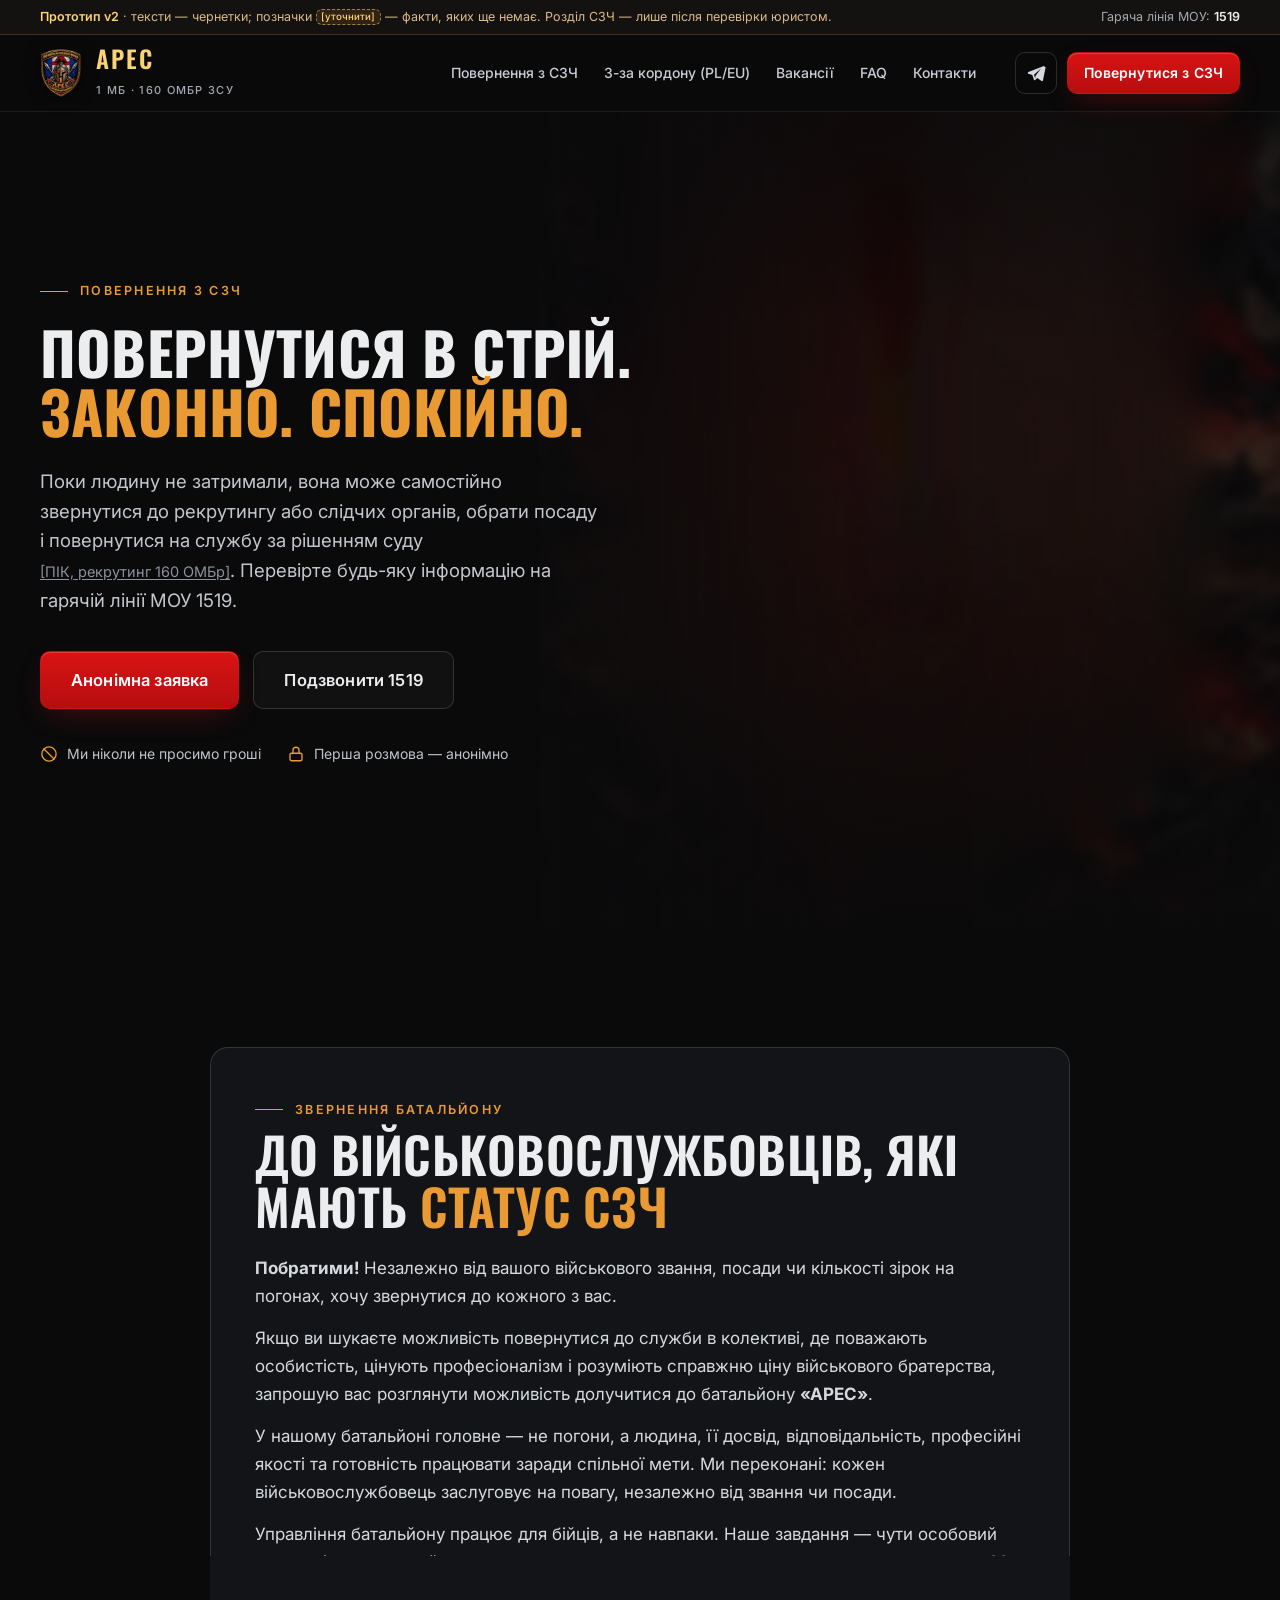
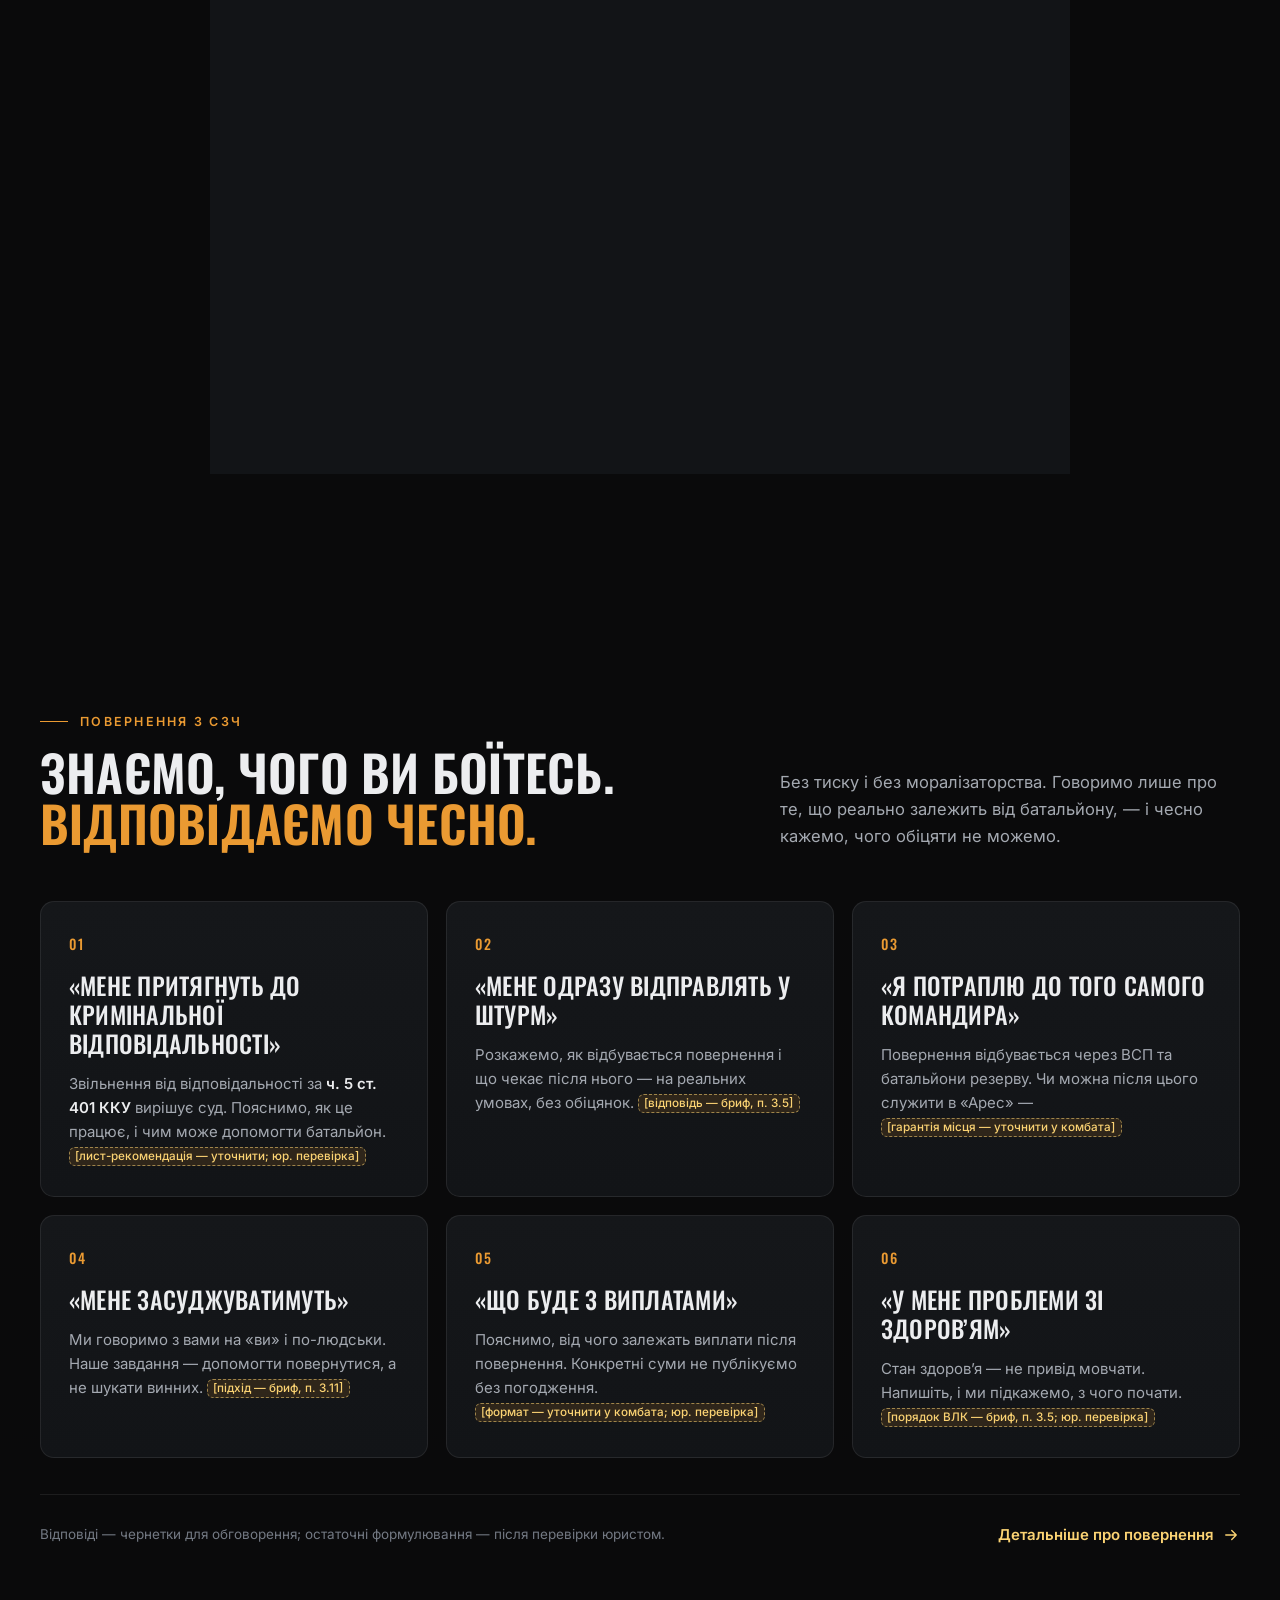
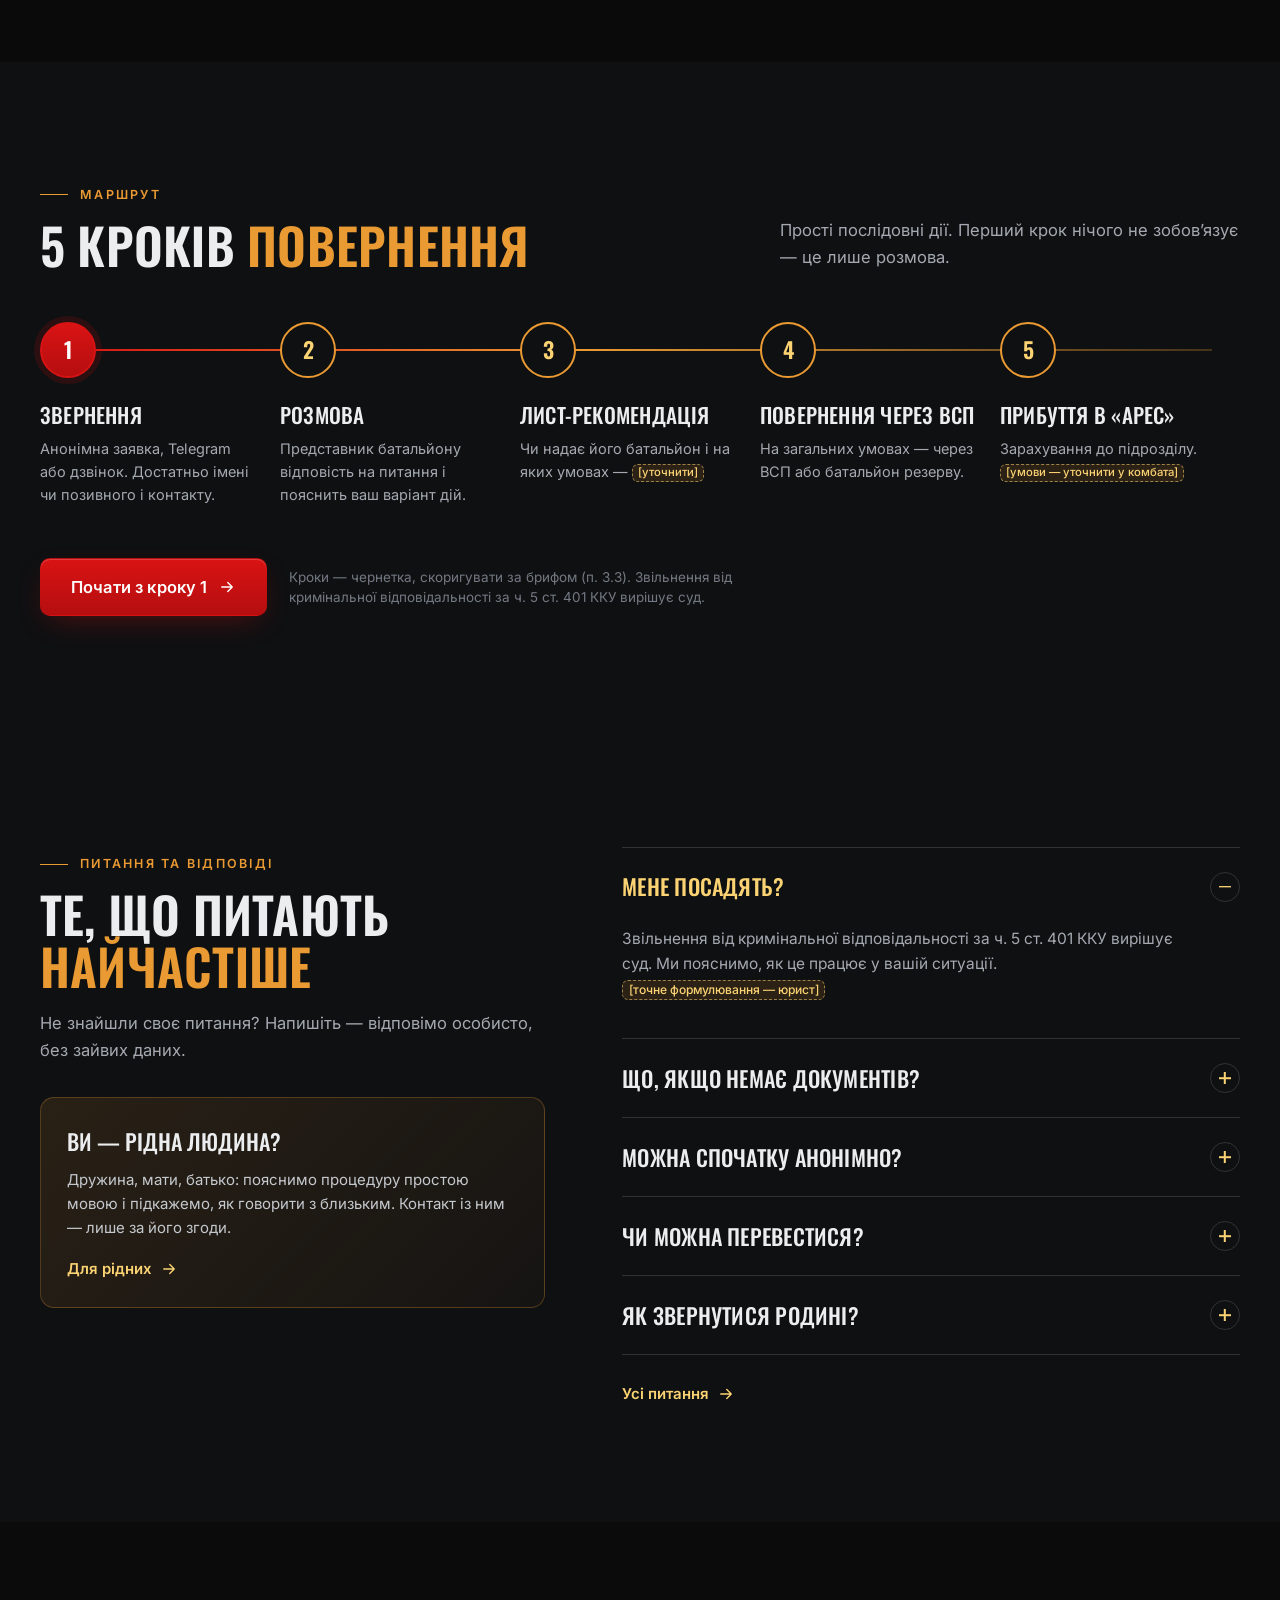
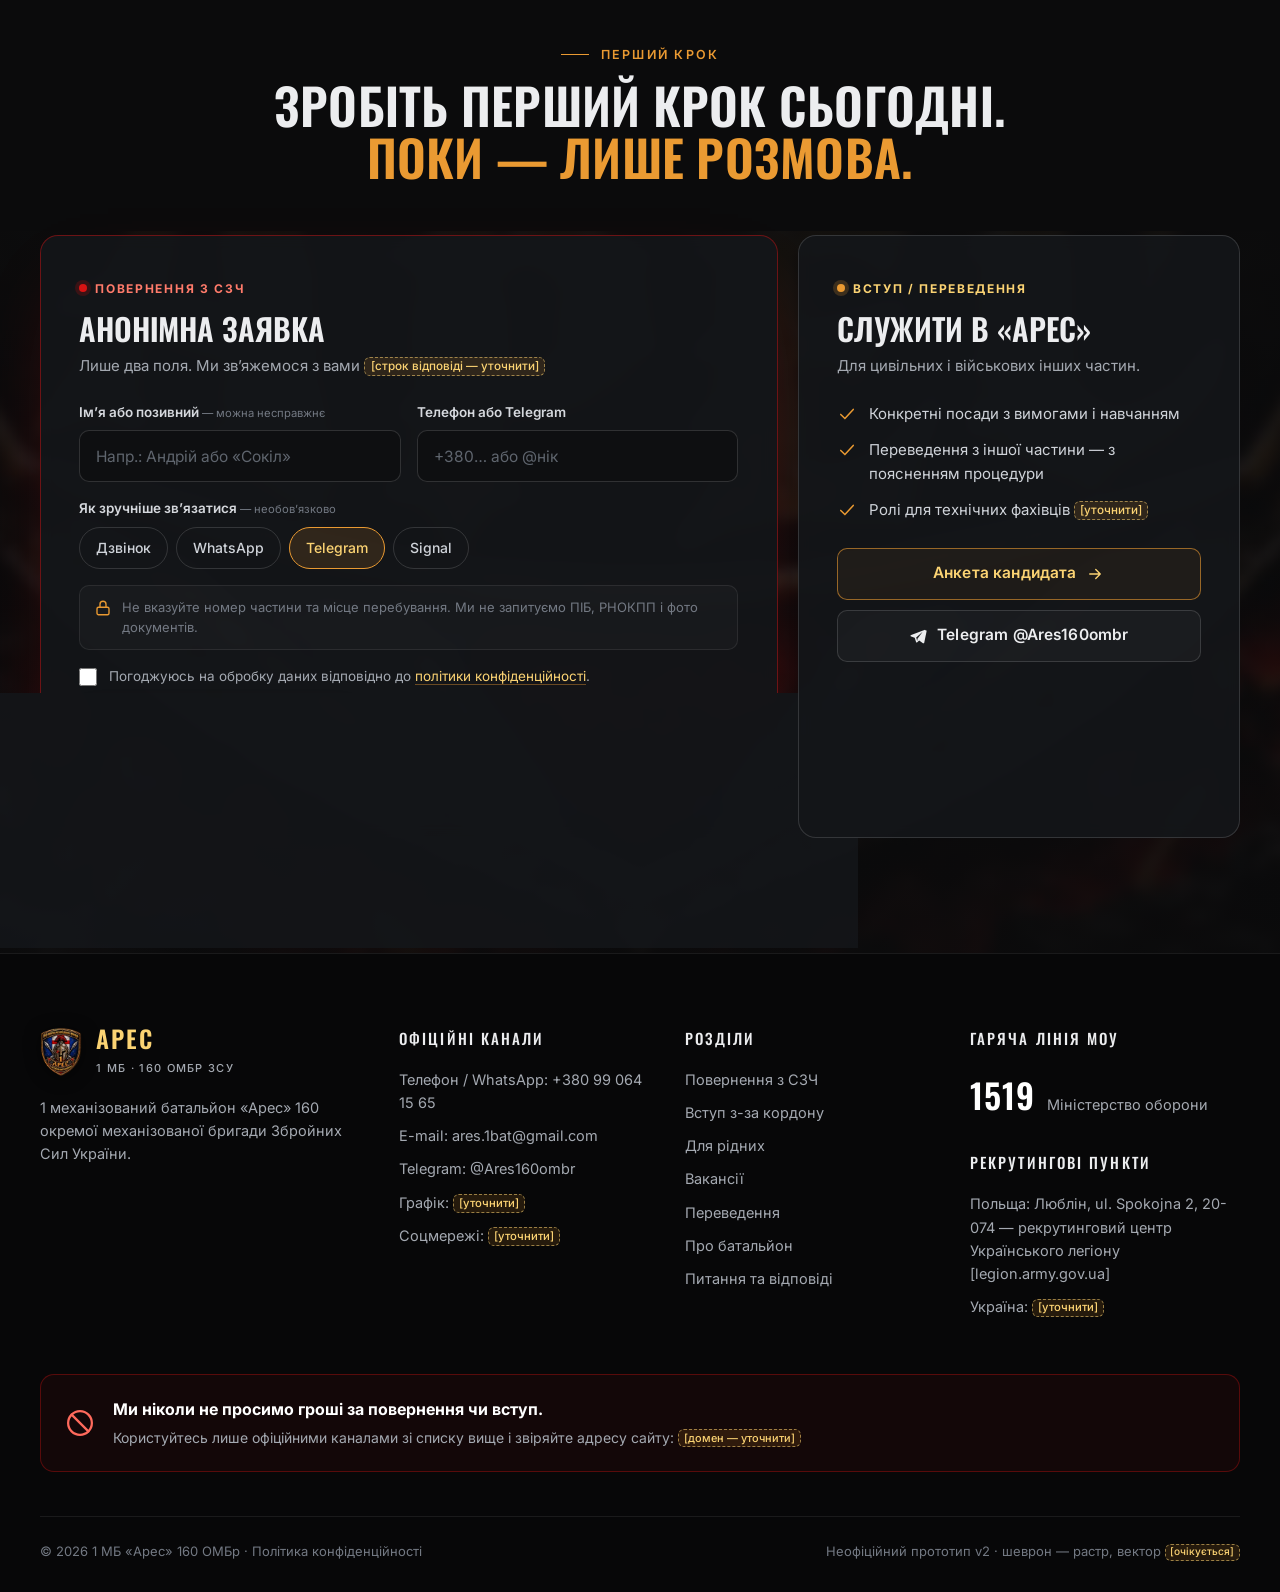
<file: szch.html>
<!doctype html>
<html lang="uk">
<head>
<meta charset="utf-8">
<meta name="viewport" content="width=device-width, initial-scale=1, viewport-fit=cover">
<title>Повернення з СЗЧ · 1 МБ «Арес» 160 ОМБр</title>
<meta name="description" content="Законний шлях повернення з СЗЧ: анонімна перша розмова, гаряча лінія МОУ 1519, ми ніколи не просимо гроші.">
<meta name="robots" content="noindex, nofollow"><!-- прототип: не індексувати -->
<meta name="theme-color" content="#0A0A0B">
<link rel="icon" href="assets/img/favicon.png">
<link rel="preload" href="assets/fonts/Oswald.ttf" as="font" type="font/ttf" crossorigin>
<link rel="stylesheet" href="assets/css/style.css">
<link rel="stylesheet" href="assets/css/v2.css?v=3">
<!-- Без сторонніх скриптів аналітики/пікселів (вимога для сторінок СЗЧ). -->
</head>
<body>

<svg width="0" height="0" style="position:absolute" aria-hidden="true">
  <symbol id="i-tg" viewBox="0 0 24 24"><path d="M21.4 3.6 2.9 10.8c-1.2.5-1.2 1.6 0 2l4.7 1.5 1.8 5.6c.2.7 1 .9 1.6.4l2.6-2.4 5 3.7c.6.4 1.5.1 1.7-.7l3.1-15c.3-1.2-.8-2-1.9-1.5zM9.6 14.1l8.6-7.7-6.9 9.1-.3 3.2-1.4-4.6z"/></symbol>
  <symbol id="i-phone" viewBox="0 0 24 24"><path d="M22 16.9v3a2 2 0 0 1-2.2 2 19.8 19.8 0 0 1-8.6-3.1 19.5 19.5 0 0 1-6-6A19.8 19.8 0 0 1 2.1 4.2 2 2 0 0 1 4.1 2h3a2 2 0 0 1 2 1.7c.1 1 .4 1.9.7 2.8a2 2 0 0 1-.5 2.1L8.1 9.9a16 16 0 0 0 6 6l1.3-1.3a2 2 0 0 1 2.1-.4c.9.3 1.8.6 2.8.7a2 2 0 0 1 1.7 2z"/></symbol>
  <symbol id="i-shield" viewBox="0 0 24 24"><path d="M12 22s8-4 8-10V5l-8-3-8 3v7c0 6 8 10 8 10z"/><path d="m9 12 2 2 4-4"/></symbol>
  <symbol id="i-lock" viewBox="0 0 24 24"><rect x="4" y="11" width="16" height="10" rx="2"/><path d="M8 11V7a4 4 0 0 1 8 0v4"/></symbol>
  <symbol id="i-scale" viewBox="0 0 24 24"><path d="M12 3v18M7 21h10M4 7h16M6 7l-3 7a3 3 0 0 0 6 0L6 7zM18 7l-3 7a3 3 0 0 0 6 0l-3-7z"/></symbol>
  <symbol id="i-ban" viewBox="0 0 24 24"><circle cx="12" cy="12" r="9.5"/><path d="m5.3 5.3 13.4 13.4"/></symbol>
  <symbol id="i-arrow" viewBox="0 0 24 24"><path d="M5 12h14M13 6l6 6-6 6"/></symbol>
  <symbol id="i-msg" viewBox="0 0 24 24"><path d="M21 11.5a8.4 8.4 0 0 1-9 8.4 8.6 8.6 0 0 1-3.8-.9L3 21l1.9-5.2A8.4 8.4 0 0 1 12 3a8.5 8.5 0 0 1 9 8.5z"/></symbol>
  <symbol id="i-cpu" viewBox="0 0 24 24"><rect x="5" y="5" width="14" height="14" rx="2"/><rect x="9" y="9" width="6" height="6"/><path d="M9 2v3M15 2v3M9 19v3M15 19v3M2 9h3M2 15h3M19 9h3M19 15h3"/></symbol>
  <symbol id="i-target" viewBox="0 0 24 24"><circle cx="12" cy="12" r="8.5"/><circle cx="12" cy="12" r="3"/><path d="M12 1.5v4M12 18.5v4M1.5 12h4M18.5 12h4"/></symbol>
  <symbol id="i-track" viewBox="0 0 24 24"><rect x="2.5" y="12" width="19" height="7" rx="3.5"/><path d="M6 12V9h8l3 3M14 9V6h-3"/><circle cx="7" cy="15.5" r="1"/><circle cx="12" cy="15.5" r="1"/><circle cx="17" cy="15.5" r="1"/></symbol>
  <symbol id="i-wrench" viewBox="0 0 24 24"><path d="M14.7 6.3a1 1 0 0 0 0 1.4l1.6 1.6a1 1 0 0 0 1.4 0l3.8-3.8a6 6 0 0 1-7.9 7.9l-6.9 6.9a2.1 2.1 0 0 1-3-3l6.9-6.9a6 6 0 0 1 7.9-7.9l-3.8 3.8z"/></symbol>
  <symbol id="i-users" viewBox="0 0 24 24"><circle cx="9" cy="8" r="3.5"/><path d="M2.5 20a6.5 6.5 0 0 1 13 0M16 4.6a3.5 3.5 0 0 1 0 6.8M18 14.2a6.5 6.5 0 0 1 3.5 5.8"/></symbol>
  <symbol id="i-user" viewBox="0 0 24 24"><circle cx="12" cy="8" r="4"/><path d="M4 21a8 8 0 0 1 16 0"/></symbol>
  <symbol id="i-play" viewBox="0 0 24 24"><path d="M7 4.5v15l12-7.5z"/></symbol>
  <symbol id="i-check" viewBox="0 0 24 24"><path d="m4.5 12.5 5 5 10-11"/></symbol>
  <symbol id="i-info" viewBox="0 0 24 24"><circle cx="12" cy="12" r="9.5"/><path d="M12 11v6M12 7.5v.01"/></symbol>
  <symbol id="i-file" viewBox="0 0 24 24"><path d="M14 2.5H6.5a2 2 0 0 0-2 2v15a2 2 0 0 0 2 2h11a2 2 0 0 0 2-2V8z"/><path d="M14 2.5V8h5.5M8.5 13h7M8.5 17h5"/></symbol>
  <symbol id="i-menu" viewBox="0 0 24 24"><path d="M3.5 7h17M3.5 12h17M3.5 17h17"/></symbol>
  <symbol id="i-x" viewBox="0 0 24 24"><path d="M6 6l12 12M18 6 6 18"/></symbol>
  <symbol id="i-heart" viewBox="0 0 24 24"><path d="M19.5 12.6 12 20l-7.5-7.4A4.9 4.9 0 0 1 12 6a4.9 4.9 0 0 1 7.5 6.6z"/></symbol>
  <symbol id="i-cross" viewBox="0 0 24 24"><path d="M9 3h6v6h6v6h-6v6H9v-6H3V9h6z"/></symbol>
</svg>

<!-- Службова смуга прототипу -->
<div class="protobar">
  <div class="container">
    <span class="protobar__long"><b>Прототип v2</b> · тексти — чернетки; позначки <span class="tbd">[уточнити]</span> — факти, яких ще немає. Розділ СЗЧ — лише після перевірки юристом.</span><span class="protobar__short"><b>Прототип v2</b> · <span class="tbd">[уточнити]</span> — факти ще невідомі</span>
    <span class="protobar__hot">Гаряча лінія МОУ: <a href="tel:1519">1519</a></span>
  </div>
</div>

<!-- 0. ХЕДЕР -->
<header class="header">
  <div class="container header__row">
    <a class="brand" href="index.html#top" aria-label="Арес — на головну">
      <img src="assets/img/ares-chevron-120.webp" alt="Шеврон 1 МБ «Арес»" width="40" height="44">
      <span><span class="brand__name">АРЕС</span><span class="brand__sub">1 МБ · 160 ОМБр ЗСУ</span></span>
    </a>
    <nav class="nav" aria-label="Головне меню">
      <a href="szch.html">Повернення з СЗЧ</a>
      <a href="abroad.html">З-за кордону (PL/EU)</a>
      <a href="index.html#vacancies">Вакансії</a>
      <a href="index.html#about">Про батальйон</a>
      <a href="index.html#stories">Історії</a>
      <a href="index.html#faq">FAQ</a>
      <a href="#footer">Контакти</a>
    </nav>
    <div class="header__actions">
      <a class="icon-btn" href="https://t.me/Ares160ombr" target="_blank" rel="noopener" title="Telegram @Ares160ombr" aria-label="Telegram"><svg class="icon icon--fill"><use href="#i-tg"/></svg></a>
      <a class="btn btn--red btn--sm" href="index.html#form">Повернутися з СЗЧ</a>
      <button class="icon-btn burger" type="button" aria-label="Меню" data-menu-open><svg class="icon"><use href="#i-menu"/></svg></button>
    </div>
  </div>
</header>

<div class="mmenu" id="mmenu" role="dialog" aria-label="Меню">
  <div class="mmenu__top">
    <span class="brand"><img src="assets/img/ares-chevron-120.webp" alt="" width="34"><span class="brand__name">АРЕС</span></span>
    <button class="icon-btn" type="button" aria-label="Закрити" data-menu-close><svg class="icon"><use href="#i-x"/></svg></button>
  </div>
  <nav>
    <a href="szch.html" data-menu-close>Повернення з СЗЧ</a>
    <a href="abroad.html" data-menu-close>З-за кордону (PL/EU)</a>
    <a href="index.html#vacancies" data-menu-close>Вакансії</a>
    <a href="index.html#about" data-menu-close>Про батальйон</a>
    <a href="index.html#stories" data-menu-close>Історії</a>
    <a href="index.html#faq" data-menu-close>FAQ</a>
    <a href="#footer" data-menu-close>Контакти</a>
  </nav>
  <a class="btn btn--red btn--lg" href="index.html#form" data-menu-close>Повернутися з СЗЧ</a>
</div>

<main id="top">
<section class="hero hero--sub"><div class="hero__media"></div><div class="hero__shade"></div><div class="container hero__inner"><div class="hero__content">
<span class="eyebrow">Повернення з СЗЧ</span><h1><span>Повернутися в стрій.</span><span class="gold">Законно. Спокійно.</span></h1>
<p class="hero__sub">Поки людину не затримали, вона може самостійно звернутися до рекрутингу або слідчих органів, обрати посаду і повернутися на службу за рішенням суду <a class="src" href="https://pik.net.ua/2026/06/16/v-ivano-frankivsku-160-ta-brygada-ogolosyla-nabir-operatoriv-bpla-ta-it-fahivtsiv/" target="_blank" rel="noopener">[ПІК, рекрутинг 160 ОМБр]</a>. Перевірте будь-яку інформацію на гарячій лінії МОУ <a href="tel:1519">1519</a>.</p>
<div class="hero__ctas"><a class="btn btn--red btn--lg" href="#form">Анонімна заявка</a><a class="btn btn--ghost btn--lg" href="tel:1519">Подзвонити 1519</a></div>
<ul class="hero__assure"><li><svg class="icon"><use href="#i-ban"/></svg>Ми ніколи не просимо гроші</li><li><svg class="icon"><use href="#i-lock"/></svg>Перша розмова — анонімно</li></ul></div></div></section>
<!-- 3. СТРАХИ → ВІДПОВІДІ -->
<!-- ЗВЕРНЕННЯ (з маніфесту батальйону) -->
<section class="section" id="zvernennya" aria-labelledby="appeal-title">
  <div class="container"><div class="card appeal">
    <span class="eyebrow">Звернення батальйону</span>
    <h2 class="h2" id="appeal-title">До військовослужбовців, які мають <em>статус СЗЧ</em></h2>
    <p><b>Побратими!</b> Незалежно від вашого військового звання, посади чи кількості зірок на погонах, хочу звернутися до кожного з вас.</p>
    <p>Якщо ви шукаєте можливість повернутися до служби в колективі, де поважають особистість, цінують професіоналізм і розуміють справжню ціну військового братерства, запрошую вас розглянути можливість долучитися до батальйону <b>«АРЕС»</b>.</p>
    <p>У нашому батальйоні головне — не погони, а людина, її досвід, відповідальність, професійні якості та готовність працювати заради спільної мети. Ми переконані: кожен військовослужбовець заслуговує на повагу, незалежно від звання чи посади.</p>
    <p>Управління батальйону працює для бійців, а не навпаки. Наше завдання — чути особовий склад, підтримувати його, створювати умови для розвитку та вдосконалюватися щодня. Ми поважаємо кожну посаду, цінуємо внесок кожного військовослужбовця й прагнемо будувати сильний, згуртований і професійний колектив.</p>
    <p><b>«АРЕС»</b> — це не просто підрозділ. Це команда, у якій важливий кожен, де є спільна відповідальність, взаємоповага та прагнення ставати кращими.</p>
    <p>Якщо ви готові зробити крок до повернення в стрій, звертайтеся для обговорення можливостей проходження служби в нашому батальйоні у встановленому порядку.</p>
    <p>Запрошую долучитися до міцної сім’ї батальйону <b>«АРЕС»</b>!</p>
    <p class="appeal__accent">Тут поважають людину, цінують професіоналізм і розуміють, що сила підрозділу — у його людях.</p>
    <p class="appeal__motto">АРЕС — сила в єдності, повазі та братерстві!</p>
    <div class="btns"><a class="btn btn--red btn--lg" href="#form">Звернутися анонімно</a><a class="btn btn--ghost btn--lg" href="https://wa.me/380990641565" target="_blank" rel="noopener">WhatsApp +380 99 064 15 65</a></div>
  </div></div>
</section>

<section class="section" id="szch-info" aria-labelledby="fears-title">
  <div class="container">
    <div class="section__head">
      <div>
        <span class="eyebrow">Повернення з СЗЧ</span>
        <h2 class="h2" id="fears-title">Знаємо, чого ви боїтесь.<br><em>Відповідаємо чесно.</em></h2>
      </div>
      <p class="lead">Без тиску і без моралізаторства. Говоримо лише про те, що реально залежить від батальйону, — і чесно кажемо, чого обіцяти не можемо.</p>
    </div>
    <div class="fears">
      <article class="fear">
        <span class="fear__num">01</span>
        <h3 class="fear__q">«Мене притягнуть до кримінальної відповідальності»</h3>
        <p class="fear__a">Звільнення від відповідальності за <strong>ч. 5 ст. 401 ККУ</strong> вирішує суд. Пояснимо, як це працює, і чим може допомогти батальйон. <span class="tbd">[лист-рекомендація — уточнити; юр. перевірка]</span></p>
      </article>
      <article class="fear">
        <span class="fear__num">02</span>
        <h3 class="fear__q">«Мене одразу відправлять у штурм»</h3>
        <p class="fear__a">Розкажемо, як відбувається повернення і що чекає після нього — на реальних умовах, без обіцянок. <span class="tbd">[відповідь — бриф, п. 3.5]</span></p>
      </article>
      <article class="fear">
        <span class="fear__num">03</span>
        <h3 class="fear__q">«Я потраплю до того самого командира»</h3>
        <p class="fear__a">Повернення відбувається через ВСП та батальйони резерву. Чи можна після цього служити в «Арес» — <span class="tbd">[гарантія місця — уточнити у комбата]</span></p>
      </article>
      <article class="fear">
        <span class="fear__num">04</span>
        <h3 class="fear__q">«Мене засуджуватимуть»</h3>
        <p class="fear__a">Ми говоримо з вами на «ви» і по-людськи. Наше завдання — допомогти повернутися, а не шукати винних. <span class="tbd">[підхід — бриф, п. 3.11]</span></p>
      </article>
      <article class="fear">
        <span class="fear__num">05</span>
        <h3 class="fear__q">«Що буде з виплатами»</h3>
        <p class="fear__a">Пояснимо, від чого залежать виплати після повернення. Конкретні суми не публікуємо без погодження. <span class="tbd">[формат — уточнити у комбата; юр. перевірка]</span></p>
      </article>
      <article class="fear">
        <span class="fear__num">06</span>
        <h3 class="fear__q">«У мене проблеми зі здоров’ям»</h3>
        <p class="fear__a">Стан здоров’я — не привід мовчати. Напишіть, і ми підкажемо, з чого почати. <span class="tbd">[порядок ВЛК — бриф, п. 3.5; юр. перевірка]</span></p>
      </article>
    </div>
    <div class="fears__foot">
      <span>Відповіді — чернетки для обговорення; остаточні формулювання — після перевірки юристом.</span>
      <a class="link-arrow" href="#">Детальніше про повернення <svg class="icon"><use href="#i-arrow"/></svg></a>
    </div>
  </div>
</section>

<!-- 4. КРОКИ ПОВЕРНЕННЯ -->
<section class="section section--alt" aria-labelledby="steps-title">
  <div class="container">
    <div class="section__head">
      <div>
        <span class="eyebrow">Маршрут</span>
        <h2 class="h2" id="steps-title">5 кроків <em>повернення</em></h2>
      </div>
      <p class="lead">Прості послідовні дії. Перший крок нічого не зобов’язує — це лише розмова.</p>
    </div>
    <ol class="steps">
      <li class="step"><span class="step__dot">1</span><h3>Звернення</h3><p>Анонімна заявка, Telegram або дзвінок. Достатньо імені чи позивного і контакту.</p></li>
      <li class="step"><span class="step__dot">2</span><h3>Розмова</h3><p>Представник батальйону відповість на питання і пояснить ваш варіант дій.</p></li>
      <li class="step"><span class="step__dot">3</span><h3>Лист-рекомендація</h3><p>Чи надає його батальйон і на яких умовах — <span class="tbd">[уточнити]</span></p></li>
      <li class="step"><span class="step__dot">4</span><h3>Повернення через ВСП</h3><p>На загальних умовах — через ВСП або батальйон резерву.</p></li>
      <li class="step"><span class="step__dot">5</span><h3>Прибуття в «Арес»</h3><p>Зарахування до підрозділу. <span class="tbd">[умови — уточнити у комбата]</span></p></li>
    </ol>
    <div class="steps__cta">
      <a class="btn btn--red btn--lg" href="#form">Почати з кроку 1 <svg class="icon"><use href="#i-arrow"/></svg></a>
      <small>Кроки — чернетка, скоригувати за брифом (п. 3.3). Звільнення від кримінальної відповідальності за ч. 5 ст. 401 ККУ вирішує суд.</small>
    </div>
  </div>
</section>

<!-- 8. FAQ -->
<section class="section section--alt" id="faq" aria-labelledby="faq-title">
  <div class="container faq-wrap">
    <div>
      <span class="eyebrow">Питання та відповіді</span>
      <h2 class="h2" id="faq-title">Те, що питають <em>найчастіше</em></h2>
      <p class="lead">Не знайшли своє питання? Напишіть — відповімо особисто, без зайвих даних.</p>
      <div class="family">
        <h3>Ви — рідна людина?</h3>
        <p>Дружина, мати, батько: пояснимо процедуру простою мовою і підкажемо, як говорити з близьким. Контакт із ним — лише за його згоди.</p>
        <a class="link-arrow" href="#">Для рідних <svg class="icon"><use href="#i-arrow"/></svg></a>
      </div>
    </div>
    <div>
      <div class="faq">
        <details open>
          <summary>Мене посадять?<span class="pm"></span></summary>
          <div class="ans"><p>Звільнення від кримінальної відповідальності за ч. 5 ст. 401 ККУ вирішує суд. Ми пояснимо, як це працює у вашій ситуації. <span class="tbd">[точне формулювання — юрист]</span></p></div>
        </details>
        <details>
          <summary>Що, якщо немає документів?<span class="pm"></span></summary>
          <div class="ans"><p>Напишіть нам — підкажемо, з чого почати. <span class="tbd">[процедура — юрист / ВСП]</span></p></div>
        </details>
        <details>
          <summary>Можна спочатку анонімно?<span class="pm"></span></summary>
          <div class="ans"><p>Так. Для першої розмови достатньо імені або позивного (можна несправжнього) і телефону чи Telegram. Ми не запитуємо ПІБ, РНОКПП, номер частини чи місце перебування.</p></div>
        </details>
        <details>
          <summary>Чи можна перевестися?<span class="pm"></span></summary>
          <div class="ans"><p>Так, з інших частин. Процедуру, строки і хто супроводжує — пояснимо в розмові. <span class="tbd">[процедура — бриф, п. 4.8]</span></p></div>
        </details>
        <details>
          <summary>Як звернутися родині?<span class="pm"></span></summary>
          <div class="ans"><p>Рідні можуть звернутися самі й отримати консультацію для родини. Зв’язок із самою людиною — лише за її згоди.</p></div>
        </details>
      </div>
      <p style="margin:26px 0 0"><a class="link-arrow" href="#">Усі питання <svg class="icon"><use href="#i-arrow"/></svg></a></p>
    </div>
  </div>
</section>

<!-- 9. ФІНАЛЬНИЙ CTA -->
<section class="section final" id="form" aria-labelledby="final-title">
  <div class="container">
    <div class="final__head">
      <span class="eyebrow">Перший крок</span>
      <h2 class="h2" id="final-title">Зробіть перший крок сьогодні.<br><em>Поки — лише розмова.</em></h2>
    </div>
    <div class="final__grid">
      <div class="card card--szch">
        <span class="card__tag">Повернення з СЗЧ</span>
        <h3>Анонімна заявка</h3>
        <p>Лише два поля. Ми зв’яжемося з вами <span class="tbd">[строк відповіді — уточнити]</span></p>
        <form class="form" id="szch-form" novalidate>
          <div class="field">
            <label for="f-name">Ім’я або позивний <small>— можна несправжнє</small></label>
            <input id="f-name" name="name" autocomplete="off" placeholder="Напр.: Андрій або «Сокіл»" required>
          </div>
          <div class="field">
            <label for="f-contact">Телефон або Telegram</label>
            <input id="f-contact" name="contact" autocomplete="off" inputmode="text" placeholder="+380… або @нік" required>
          </div>
          <div class="field field--full">
            <span class="lbl">Як зручніше зв’язатися <small>— необов’язково</small></span>
            <div class="chips">
              <label><input type="radio" name="via" value="call"><span>Дзвінок</span></label>
              <label><input type="radio" name="via" value="wa"><span>WhatsApp</span></label>
              <label><input type="radio" name="via" value="tg" checked><span>Telegram</span></label>
              <label><input type="radio" name="via" value="signal"><span>Signal</span></label>
            </div>
          </div>
          <div class="form__note"><svg class="icon"><use href="#i-lock"/></svg><span>Не вказуйте номер частини та місце перебування. Ми не запитуємо ПІБ, РНОКПП і фото документів.</span></div>
          <label class="consent"><input type="checkbox" required> <span>Погоджуюсь на обробку даних відповідно до <a href="#">політики конфіденційності</a>.</span></label>
          <div class="form__foot">
            <button class="btn btn--red btn--lg" type="submit" data-send="wa">Надіслати у WhatsApp <svg class="icon"><use href="#i-arrow"/></svg></button>
            <button class="btn btn--ghost btn--lg" type="submit" data-send="mail">Надіслати на e-mail</button>
            <a class="link-arrow" href="https://t.me/Ares160ombr" target="_blank" rel="noopener"><svg class="icon icon--fill"><use href="#i-tg"/></svg> Або написати в Telegram @Ares160ombr</a>
          </div>
          <div class="form__ok" role="status">Відкрито WhatsApp або пошту з вашою заявкою — залишилось натиснути «Надіслати». Контакти: WhatsApp <a href="https://wa.me/380990641565" target="_blank" rel="noopener">+380 99 064 15 65</a>, e-mail <a href="mailto:ares.1bat@gmail.com">ares.1bat@gmail.com</a>.</div>
        </form>
      </div>
      <div class="card card--join">
        <span class="card__tag">Вступ / переведення</span>
        <h3>Служити в «Арес»</h3>
        <p>Для цивільних і військових інших частин.</p>
        <ul class="join-list">
          <li><svg class="icon"><use href="#i-check"/></svg>Конкретні посади з вимогами і навчанням</li>
          <li><svg class="icon"><use href="#i-check"/></svg>Переведення з іншої частини — з поясненням процедури</li>
          <li><svg class="icon"><use href="#i-check"/></svg><span>Ролі для технічних фахівців <span class="tbd">[уточнити]</span></span></li>
        </ul>
        <div class="btns">
          <a class="btn btn--gold" href="https://legion.army.gov.ua/#join" target="_blank" rel="noopener">Анкета кандидата <svg class="icon"><use href="#i-arrow"/></svg></a>
          <a class="btn btn--ghost" href="https://t.me/Ares160ombr" target="_blank" rel="noopener"><svg class="icon icon--fill"><use href="#i-tg"/></svg> Telegram @Ares160ombr</a>
        </div>
      </div>
    </div>
  </div>
</section>


</main>

<!-- 10. ФУТЕР -->
<footer class="footer" id="footer">
  <div class="container">
    <div class="footer__grid">
      <div class="footer__brand">
        <span class="brand"><img src="assets/img/ares-chevron-120.webp" alt="" width="44"><span><span class="brand__name">АРЕС</span><span class="brand__sub">1 МБ · 160 ОМБр ЗСУ</span></span></span>
        <p>1 механізований батальйон «Арес» 160 окремої механізованої бригади Збройних Сил України.</p>
      </div>
      <div>
        <h4>Офіційні канали</h4>
        <ul>
          <li>Телефон / WhatsApp: <a href="tel:+380990641565">+380 99 064 15 65</a></li>
          <li>E-mail: <a href="mailto:ares.1bat@gmail.com">ares.1bat@gmail.com</a></li>
          <li>Telegram: <a href="https://t.me/Ares160ombr" target="_blank" rel="noopener">@Ares160ombr</a></li>
          <li>Графік: <span class="tbd">[уточнити]</span></li>
          <li>Соцмережі: <span class="tbd">[уточнити]</span></li>
        </ul>
      </div>
      <div>
        <h4>Розділи</h4>
        <ul>
          <li><a href="szch.html">Повернення з СЗЧ</a></li>
          <li><a href="abroad.html">Вступ з-за кордону</a></li>
          <li><a href="#">Для рідних</a></li>
          <li><a href="index.html#vacancies">Вакансії</a></li>
          <li><a href="#">Переведення</a></li>
          <li><a href="index.html#about">Про батальйон</a></li>
          <li><a href="index.html#faq">Питання та відповіді</a></li>
        </ul>
      </div>
      <div>
        <h4>Гаряча лінія МОУ</h4>
        <div class="footer__hot"><b>1519</b><span>Міністерство оборони</span></div>
        <h4 style="margin-top:28px">Рекрутингові пункти</h4>
        <ul><li>Польща: Люблін, ul. Spokojna 2, 20-074 — рекрутинговий центр Українського легіону <a href="https://legion.army.gov.ua/" target="_blank" rel="noopener">[legion.army.gov.ua]</a></li><li>Україна: <span class="tbd">[уточнити]</span></li></ul>
      </div>
    </div>
    <div class="antifraud">
      <svg class="icon"><use href="#i-ban"/></svg>
      <div><b>Ми ніколи не просимо гроші за повернення чи вступ.</b><p>Користуйтесь лише офіційними каналами зі списку вище і звіряйте адресу сайту: <span class="tbd">[домен — уточнити]</span></p></div>
    </div>
    <div class="footer__bottom">
      <span>© 2026 1 МБ «Арес» 160 ОМБр · <a href="#">Політика конфіденційності</a></span>
      <span>Неофіційний прототип v2 · шеврон — растр, вектор <span class="tbd">[очікується]</span></span>
    </div>
  </div>
</footer>

<!-- Sticky-панель (мобільна) -->
<nav class="mbar" aria-label="Швидкі дії">
  <a href="szch.html" aria-current="page"><svg class="icon"><use href="#i-shield"/></svg>З СЗЧ</a>
  <a class="mbar__abroad" href="abroad.html"><svg class="icon"><use href="#i-arrow"/></svg>PL/EU</a>
  <a class="mbar__main" href="index.html#form"><svg class="icon"><use href="#i-msg"/></svg>Заявка</a>
</nav>

<script src="assets/js/main.js"></script>
</body>
</html>
</file>
<file: assets/css/style.css>
/* ===== Ares · 1 МБ 160 ОМБр · Homepage prototype v0.1 ===== */
@font-face{font-family:"Oswald";src:url("../fonts/Oswald.ttf") format("truetype");font-weight:200 700;font-display:swap}
@font-face{font-family:"Inter";src:url("../fonts/Inter.ttf") format("truetype");font-weight:100 900;font-display:swap}

:root{
  --bg:#0A0A0B; --bg-2:#0F1012; --panel:#15171A; --panel-2:#1B1E22;
  --line:rgba(255,255,255,.08); --line-2:rgba(255,255,255,.14);
  --text:#ECEDEF; --muted:#A4A9B1; --dim:#737983; --steel:#8B929C;
  --gold:#EA9A32; --gold-2:#FBD373; --gold-dim:rgba(234,154,50,.13); --bronze:#6C3D14;
  --red:#B50E10; --red-2:#D91313; --red-glow:rgba(217,19,19,.38);
  --radius:14px; --radius-sm:10px;
  --container:1240px; --gutter:clamp(20px,4vw,40px);
  --display:"Oswald","Arial Narrow",sans-serif; --body:"Inter",system-ui,-apple-system,"Segoe UI",sans-serif;
}
*,*::before,*::after{box-sizing:border-box}
html{scroll-behavior:smooth;-webkit-text-size-adjust:100%}
body{margin:0;background:var(--bg);color:var(--text);font-family:var(--body);font-size:16px;line-height:1.6;-webkit-font-smoothing:antialiased;text-rendering:optimizeLegibility}
img{max-width:100%;display:block}
a{color:inherit;text-decoration:none}
button,input,select,textarea{font:inherit;color:inherit}
.container{width:100%;max-width:calc(var(--container) + 2*var(--gutter));margin:0 auto;padding:0 var(--gutter)}
.sr-only{position:absolute;width:1px;height:1px;overflow:hidden;clip:rect(0 0 0 0);white-space:nowrap}
.icon{width:20px;height:20px;flex:none;stroke:currentColor;fill:none;stroke-width:1.8;stroke-linecap:round;stroke-linejoin:round}
.icon--fill{fill:currentColor;stroke:none}

/* placeholders for unknown facts */
.tbd{display:inline-block;font-family:var(--body);font-size:.78em;font-weight:500;letter-spacing:0;text-transform:none;line-height:1.35;color:var(--gold-2);background:var(--gold-dim);border:1px dashed rgba(251,211,115,.55);border-radius:6px;padding:.05em .45em;vertical-align:.08em;white-space:normal}
.ph-label{position:absolute;z-index:3;display:inline-flex;align-items:center;gap:6px;font-size:11px;letter-spacing:.06em;text-transform:uppercase;color:rgba(255,255,255,.72);background:rgba(10,10,11,.72);border:1px dashed rgba(255,255,255,.28);border-radius:6px;padding:5px 9px;backdrop-filter:blur(4px)}

/* proto bar */
.protobar{background:#141210;border-bottom:1px solid rgba(234,154,50,.22);font-size:12.5px;color:#d9b98a}
.protobar .container{display:flex;justify-content:space-between;gap:16px;padding-top:7px;padding-bottom:7px}
.protobar b{color:var(--gold-2);font-weight:600}
.protobar__hot{white-space:nowrap;color:var(--muted)}
.protobar__hot a{color:var(--text);font-weight:600}

/* header */
.header{position:sticky;top:0;z-index:50;background:rgba(10,10,11,.86);backdrop-filter:blur(14px) saturate(1.2);-webkit-backdrop-filter:blur(14px);border-bottom:1px solid var(--line)}
.header__row{display:flex;align-items:center;gap:28px;height:76px}
.brand{display:flex;align-items:center;gap:12px;flex:none}
.brand img{width:44px;height:auto;filter:drop-shadow(0 2px 8px rgba(0,0,0,.6))}
.brand__name{font-family:var(--display);font-weight:600;font-size:24px;letter-spacing:.08em;line-height:1;color:var(--gold-2)}
.brand__sub{display:block;font-family:var(--body);font-size:11px;letter-spacing:.12em;text-transform:uppercase;color:var(--muted);margin-top:5px;font-weight:500}
.nav{display:flex;gap:4px;margin-left:auto}
.nav a{font-size:14px;font-weight:500;color:#C9CDD3;padding:8px 11px;border-radius:8px;transition:.2s;white-space:nowrap}
.nav a:hover{color:#fff;background:rgba(255,255,255,.05)}
.header__actions{display:flex;align-items:center;gap:10px}
.icon-btn{width:42px;height:42px;display:grid;place-items:center;border-radius:10px;border:1px solid var(--line-2);background:transparent;color:#d6dae0;cursor:pointer;padding:0;transition:.2s}
.icon-btn:hover{border-color:var(--gold);color:var(--gold-2)}
.burger{display:none}

/* buttons */
.btn{display:inline-flex;align-items:center;justify-content:center;gap:10px;height:52px;padding:0 24px;border-radius:10px;font-weight:600;font-size:15.5px;letter-spacing:.01em;border:1px solid transparent;cursor:pointer;transition:transform .15s,box-shadow .2s,background .2s,border-color .2s;white-space:nowrap}
.btn .icon{width:18px;height:18px}
.btn--red{background:linear-gradient(180deg,var(--red-2),var(--red));color:#fff;box-shadow:0 10px 30px -10px var(--red-glow),inset 0 1px 0 rgba(255,255,255,.18)}
.btn--red:hover{transform:translateY(-1px);box-shadow:0 14px 36px -10px rgba(217,19,19,.55),inset 0 1px 0 rgba(255,255,255,.2)}
.btn--gold{border-color:rgba(234,154,50,.6);color:var(--gold-2);background:rgba(234,154,50,.06)}
.btn--gold:hover{background:rgba(234,154,50,.14);border-color:var(--gold)}
.btn--ghost{border-color:var(--line-2);color:var(--text);background:rgba(255,255,255,.03)}
.btn--ghost:hover{border-color:rgba(255,255,255,.3)}
.btn--sm{height:42px;padding:0 16px;font-size:14px}
.btn--lg{height:58px;padding:0 30px;font-size:16.5px}
.link-arrow{display:inline-flex;align-items:center;gap:8px;color:var(--gold-2);font-weight:600;font-size:15px}
.link-arrow .icon{width:18px;height:18px;transition:transform .2s}
.link-arrow:hover .icon{transform:translateX(3px)}

/* typography */
.eyebrow{display:inline-flex;align-items:center;gap:12px;font-size:12.5px;font-weight:600;letter-spacing:.18em;text-transform:uppercase;color:var(--gold)}
.eyebrow::before{content:"";width:28px;height:1px;background:currentColor}
.h2{font-family:var(--display);font-weight:600;text-transform:uppercase;font-size:clamp(32px,3.9vw,52px);line-height:1.04;letter-spacing:.005em;margin:14px 0 0}
.h2 em{font-style:normal;color:var(--gold)}
.lead{color:var(--muted);font-size:clamp(16px,1.3vw,18px);max-width:640px;margin:18px 0 0}
.section{padding:clamp(72px,9vw,128px) 0;position:relative}
.section--alt{background:var(--bg-2)}
.section__head{display:flex;justify-content:space-between;align-items:flex-end;gap:32px;margin-bottom:clamp(36px,4vw,56px)}
.section__head .lead{margin-bottom:0;max-width:460px;flex:none}
.divider{height:1px;background:linear-gradient(90deg,transparent,rgba(234,154,50,.4),transparent)}

/* hero */
.hero{position:relative;overflow:hidden;background:var(--bg);min-height:calc(100vh - 110px);display:flex;align-items:center}
.hero__media{position:absolute;top:0;right:0;bottom:0;width:58%;background:url("../img/hero-ambient.jpg") 50% 45%/cover no-repeat;filter:brightness(.78) saturate(.95)}
.hero__shade{position:absolute;inset:0;background:
  linear-gradient(90deg,var(--bg) 40%,rgba(10,10,11,.8) 50%,rgba(10,10,11,.3) 66%,rgba(10,10,11,.2) 85%,rgba(10,10,11,.55) 100%),
  linear-gradient(180deg,rgba(10,10,11,.55) 0%,transparent 25%,transparent 68%,var(--bg) 100%)}
.hero__grain{position:absolute;inset:0;background:radial-gradient(900px 520px at 76% 55%,rgba(217,19,19,.20),transparent 62%);pointer-events:none}
.hero__emblem{position:absolute;z-index:1;left:77%;top:50%;height:min(60vh,520px,36vw);width:auto;transform:translate(-50%,-50%);filter:drop-shadow(0 30px 60px rgba(0,0,0,.75)) drop-shadow(0 0 40px rgba(217,19,19,.18))}
.hero .ph-label{right:var(--gutter);bottom:24px}
.hero__inner{position:relative;z-index:2;padding-top:clamp(56px,7vw,96px);padding-bottom:clamp(64px,8vw,112px)}
.hero__content{max-width:800px}
.hero h1{font-family:var(--display);font-weight:700;text-transform:uppercase;font-size:clamp(44px,4.6vw,68px);line-height:1;letter-spacing:.003em;margin:22px 0 0}
.hero h1 > span{display:block}
.nw{white-space:nowrap}
.hero h1 .gold{color:var(--gold)}
.hero__sub{font-size:clamp(16.5px,1.45vw,19px);color:#C3C7CD;max-width:560px;margin:26px 0 0;line-height:1.6}
.hero__sub strong{color:var(--text);font-weight:600}
.hero__ctas{display:flex;flex-wrap:wrap;gap:14px;margin-top:36px}
.hero__assure{display:flex;flex-wrap:wrap;gap:10px 26px;margin:34px 0 0;padding:0;list-style:none;color:#BFC3C9;font-size:14px}
.hero__assure li{display:flex;align-items:center;gap:9px}
.hero__assure .icon{width:18px;height:18px;color:var(--gold)}
.hero__assure a{color:#fff;font-weight:600;border-bottom:1px solid rgba(234,154,50,.6)}

/* trust */
.trust{position:relative;z-index:3;margin-top:-1px;border-top:1px solid var(--line);border-bottom:1px solid var(--line);background:linear-gradient(180deg,#101113,#0C0D0E)}
.trust__grid{display:grid;grid-template-columns:repeat(4,1fr)}
.trust__item{display:flex;gap:16px;padding:34px 28px 34px 0}
.trust__item+.trust__item{padding-left:28px;border-left:1px solid var(--line)}
.trust__icon{width:46px;height:46px;flex:none;border-radius:12px;display:grid;place-items:center;background:var(--gold-dim);color:var(--gold-2);border:1px solid rgba(234,154,50,.25)}
.trust__icon .icon{width:22px;height:22px}
.trust__item h3{font-size:15.5px;font-weight:650;margin:0 0 6px;line-height:1.35}
.trust__item p{margin:0;font-size:14px;color:var(--muted);line-height:1.5}
.trust__item p a{color:var(--gold-2);border-bottom:1px solid rgba(234,154,50,.4)}
.trust__big{font-family:var(--display);font-size:30px;font-weight:600;color:#fff;line-height:1;letter-spacing:.02em}
.trust__item--warn .trust__icon{background:rgba(181,14,16,.14);color:#ff6a5c;border-color:rgba(217,19,19,.35)}

/* fears */
.fears{display:grid;grid-template-columns:repeat(3,1fr);gap:18px}
.fear{position:relative;background:linear-gradient(180deg,var(--panel),#121417);border:1px solid var(--line);border-radius:var(--radius);padding:30px 28px 28px;transition:border-color .2s,transform .2s}
.fear:hover{border-color:rgba(234,154,50,.35);transform:translateY(-2px)}
.fear__num{font-family:var(--display);font-size:14px;letter-spacing:.14em;color:var(--gold);font-weight:500}
.fear__q{font-family:var(--display);font-size:24px;font-weight:500;line-height:1.2;margin:14px 0 14px;text-transform:uppercase;letter-spacing:.01em}
.fear__a{margin:0;color:var(--muted);font-size:15px;line-height:1.6}
.fear__a strong{color:var(--text);font-weight:600}
.fears__foot{display:flex;align-items:center;justify-content:space-between;gap:24px;margin-top:36px;padding-top:28px;border-top:1px solid var(--line);color:var(--dim);font-size:13.5px}

/* steps */
.steps{list-style:none;margin:0;padding:0;display:grid;grid-template-columns:repeat(5,1fr);gap:0;position:relative;counter-reset:s}
.steps::before{content:"";position:absolute;left:28px;right:28px;top:27px;height:2px;background:linear-gradient(90deg,var(--red-2),var(--gold) 45%,rgba(234,154,50,.25))}
.step{position:relative;padding-right:22px}
.step__dot{position:relative;z-index:1;width:56px;height:56px;border-radius:50%;display:grid;place-items:center;background:var(--bg-2);border:2px solid var(--gold);font-family:var(--display);font-size:22px;font-weight:600;color:var(--gold-2)}
.step:first-child .step__dot{background:linear-gradient(180deg,var(--red-2),var(--red));border-color:var(--red-2);color:#fff;box-shadow:0 0 0 6px rgba(217,19,19,.14)}
.step h3{font-family:var(--display);font-size:21px;font-weight:500;text-transform:uppercase;letter-spacing:.01em;line-height:1.2;margin:24px 0 10px}
.step p{margin:0;color:var(--muted);font-size:14.5px;line-height:1.6}
.steps__cta{display:flex;align-items:center;gap:22px;margin-top:52px;flex-wrap:wrap}
.steps__cta small{color:var(--dim);font-size:13.5px;max-width:520px;line-height:1.5}

/* vacancies */
.vacs{display:grid;grid-template-columns:repeat(3,1fr);gap:18px}
.vac{display:flex;flex-direction:column;background:var(--panel);border:1px solid var(--line);border-radius:var(--radius);overflow:hidden;transition:border-color .2s,transform .2s}
.vac:hover{border-color:rgba(234,154,50,.4);transform:translateY(-2px)}
.vac__media{position:relative;height:150px;background:
  radial-gradient(120% 140% at 100% 0%,rgba(217,19,19,.28),transparent 55%),
  linear-gradient(135deg,#1d2024,#121417);border-bottom:1px solid var(--line);overflow:hidden}
.vac__media .icon{position:absolute;right:22px;bottom:18px;width:64px;height:64px;color:rgba(255,255,255,.12);stroke-width:1.2}
.vac__media .ph-label{left:16px;top:16px;font-size:10px}
.vac__body{padding:24px 24px 26px;display:flex;flex-direction:column;flex:1}
.vac__dir{font-size:12px;font-weight:600;letter-spacing:.14em;text-transform:uppercase;color:var(--gold)}
.vac__title{font-family:var(--display);font-size:25px;font-weight:500;text-transform:uppercase;margin:8px 0 12px;line-height:1.15}
.badges{display:flex;flex-wrap:wrap;gap:6px;margin-bottom:16px}
.badge{font-size:12px;font-weight:600;padding:4px 10px;border-radius:999px;border:1px solid var(--line-2);color:#cfd3d9;background:rgba(255,255,255,.03)}
.badge--red{border-color:rgba(217,19,19,.45);color:#ff7b6b;background:rgba(217,19,19,.08)}
.badge--gold{border-color:rgba(234,154,50,.45);color:var(--gold-2);background:var(--gold-dim)}
.vac__meta{list-style:none;padding:0;margin:0 0 22px;display:grid;gap:8px;font-size:14px;color:var(--muted)}
.vac__meta li{display:flex;justify-content:space-between;gap:12px;border-top:1px solid var(--line);padding-top:8px}
.vac__meta span:first-child{color:var(--dim)}
.vac .link-arrow{margin-top:auto}
.vacs__alt{display:flex;flex-wrap:wrap;gap:12px 28px;margin-top:28px;color:var(--muted);font-size:15px}
.vacs__alt a{color:var(--text);font-weight:600;border-bottom:1px solid rgba(234,154,50,.5)}

/* about */
.about{display:grid;grid-template-columns:1.05fr .95fr;gap:clamp(36px,5vw,72px);align-items:center}
.about__media{position:relative;border-radius:18px;overflow:hidden;aspect-ratio:4/4.4;background:#0d0e10;border:1px solid var(--line)}
.about__media::before{content:"";position:absolute;inset:0;background:url("../img/hero-fire.jpg") 50% 50%/cover;filter:blur(18px) brightness(.38) saturate(.8);transform:scale(1.15)}
.about__media::after{content:"";position:absolute;inset:0;background:linear-gradient(180deg,transparent 40%,rgba(10,10,11,.85)),repeating-linear-gradient(0deg,rgba(255,255,255,.025) 0 1px,transparent 1px 4px)}
.about__shield{position:absolute;z-index:2;height:auto;left:50%;top:42%;width:46%;transform:translate(-50%,-50%);filter:drop-shadow(0 30px 50px rgba(0,0,0,.7))}
.about__play{position:absolute;z-index:3;left:28px;right:28px;bottom:26px;display:flex;align-items:center;gap:16px}
.about__play i{width:58px;height:58px;border-radius:50%;flex:none;display:grid;place-items:center;background:rgba(255,255,255,.1);border:1px solid rgba(255,255,255,.3);backdrop-filter:blur(6px)}
.about__play i .icon{width:22px;height:22px;margin-left:3px}
.about__play b{display:block;font-family:var(--display);font-size:20px;font-weight:500;text-transform:uppercase;letter-spacing:.02em}
.about__play span{font-size:13.5px;color:var(--muted)}
.about__media .ph-label{left:20px;top:20px}
.theses{display:grid;grid-template-columns:1fr 1fr;gap:14px;margin:34px 0 0}
.thesis{padding:20px 20px 20px;border:1px solid var(--line);border-radius:var(--radius-sm);background:rgba(255,255,255,.02)}
.thesis .icon{width:26px;height:26px;color:var(--gold);margin-bottom:12px}
.thesis h3{margin:0 0 6px;font-size:16px;font-weight:650}
.thesis p{margin:0;font-size:14px;color:var(--muted);line-height:1.55}
.values{display:flex;flex-wrap:wrap;gap:8px;margin:26px 0 30px}
.values .badge{font-size:13px;padding:6px 12px}

/* stories */
.stories{display:grid;grid-template-columns:repeat(3,1fr);gap:18px}
.story{position:relative;display:flex;flex-direction:column;border:1px solid var(--line);border-radius:var(--radius);background:var(--panel);padding:28px;overflow:hidden}
.story__q{font-family:var(--display);font-size:68px;line-height:.6;color:var(--gold);opacity:.55;height:30px}
.story blockquote{margin:6px 0 26px;font-size:17px;line-height:1.55;color:#DADDE1;flex:1}
.story__who{display:flex;align-items:center;gap:14px;padding-top:20px;border-top:1px solid var(--line)}
.avatar{width:52px;height:52px;border-radius:50%;flex:none;display:grid;place-items:center;background:linear-gradient(160deg,#2a2d32,#15171a);border:1px solid var(--line-2);color:#6f757e}
.avatar .icon{width:26px;height:26px}
.story__name{font-family:var(--display);font-size:19px;font-weight:500;text-transform:uppercase;letter-spacing:.03em;line-height:1.2}
.story__role{font-size:13px;color:var(--muted)}
.story .badge{position:absolute;top:24px;right:24px}

/* faq */
.faq-wrap{display:grid;grid-template-columns:.9fr 1.1fr;gap:clamp(36px,6vw,96px);align-items:start}
.faq{border-top:1px solid var(--line-2)}
.faq details{border-bottom:1px solid var(--line-2)}
.faq summary{list-style:none;cursor:pointer;display:flex;justify-content:space-between;align-items:center;gap:20px;padding:24px 0;font-family:var(--display);font-size:22px;font-weight:500;text-transform:uppercase;letter-spacing:.01em;line-height:1.25}
.faq summary::-webkit-details-marker{display:none}
.faq summary .pm{position:relative;width:30px;height:30px;flex:none;border-radius:50%;border:1px solid var(--line-2)}
.faq summary .pm::before,.faq summary .pm::after{content:"";position:absolute;left:50%;top:50%;width:12px;height:1.6px;background:var(--gold-2);transform:translate(-50%,-50%);transition:.2s}
.faq summary .pm::after{transform:translate(-50%,-50%) rotate(90deg)}
.faq details[open] summary .pm::after{transform:translate(-50%,-50%) rotate(0)}
.faq details[open] summary{color:var(--gold-2)}
.faq .ans{padding:0 50px 26px 0;color:var(--muted);font-size:15.5px;line-height:1.65}
.faq .ans p{margin:0 0 10px}
.family{margin-top:34px;padding:26px;border-radius:var(--radius);background:linear-gradient(135deg,rgba(234,154,50,.12),rgba(234,154,50,.03));border:1px solid rgba(234,154,50,.28)}
.family h3{margin:0 0 8px;font-family:var(--display);font-size:22px;font-weight:500;text-transform:uppercase}
.family p{margin:0 0 16px;color:#C5C9CE;font-size:15px}

/* final cta */
.final{position:relative;overflow:hidden;background:#0B0B0C}
.final::before{content:"";position:absolute;inset:auto 0 0 0;height:70%;background:url("../img/fire-band.jpg") center bottom/cover;opacity:.32;filter:saturate(.9)}
.final::after{content:"";position:absolute;inset:0;background:linear-gradient(180deg,#0B0B0C 15%,rgba(11,11,12,.55) 70%,rgba(11,11,12,.85))}
.final .container{position:relative;z-index:2}
.final__head{text-align:center;max-width:820px;margin:0 auto 52px}
.final__head .eyebrow{justify-content:center}
.final__head .lead{margin-left:auto;margin-right:auto}
.final__grid{display:grid;grid-template-columns:1.25fr .75fr;gap:20px;align-items:stretch}
.card{border-radius:18px;border:1px solid var(--line-2);background:rgba(20,22,25,.92);backdrop-filter:blur(8px);padding:clamp(26px,3vw,40px)}
.card--szch{border-color:rgba(217,19,19,.45);box-shadow:0 30px 80px -40px rgba(217,19,19,.45)}
.card__tag{display:inline-flex;align-items:center;gap:8px;font-size:12px;font-weight:700;letter-spacing:.14em;text-transform:uppercase;color:#ff7b6b}
.card__tag::before{content:"";width:8px;height:8px;border-radius:50%;background:var(--red-2);box-shadow:0 0 0 4px rgba(217,19,19,.2)}
.card--join .card__tag{color:var(--gold-2)}
.card--join .card__tag::before{background:var(--gold);box-shadow:0 0 0 4px rgba(234,154,50,.2)}
.card h3{font-family:var(--display);font-size:clamp(26px,2.4vw,32px);font-weight:600;text-transform:uppercase;margin:12px 0 8px;line-height:1.1}
.card > p{color:var(--muted);margin:0 0 24px;font-size:15px}
.form{display:grid;grid-template-columns:1fr 1fr;gap:16px}
.field{display:flex;flex-direction:column;gap:7px}
.field--full{grid-column:1/-1}
.field label,.field .lbl{font-size:13.5px;font-weight:600;color:#D5D8DD}
.field label small,.field .lbl small{font-weight:400;color:var(--dim)}
.field input,.field textarea{height:52px;border-radius:10px;border:1px solid var(--line-2);background:#0E0F11;padding:0 16px;font-size:15.5px;outline:none;transition:border-color .2s,box-shadow .2s}
.field textarea{height:84px;padding:12px 16px;resize:vertical}
.field input::placeholder,.field textarea::placeholder{color:#5f656e}
.field input:focus,.field textarea:focus{border-color:var(--gold);box-shadow:0 0 0 3px rgba(234,154,50,.18)}
.chips{display:flex;flex-wrap:wrap;gap:8px}
.chips label{cursor:pointer}
.chips input{position:absolute;opacity:0;pointer-events:none}
.chips span{display:inline-block;padding:9px 16px;border-radius:999px;border:1px solid var(--line-2);font-size:14px;font-weight:500;color:#cfd3d9;transition:.2s}
.chips input:checked+span{border-color:var(--gold);color:var(--gold-2);background:var(--gold-dim)}
.consent{grid-column:1/-1;display:flex;gap:12px;align-items:flex-start;font-size:13.5px;color:var(--muted);line-height:1.5}
.consent input{width:18px;height:18px;margin:2px 0 0;accent-color:var(--gold);flex:none}
.consent a{color:var(--gold-2);border-bottom:1px solid rgba(234,154,50,.4)}
.form__foot{grid-column:1/-1;display:flex;flex-wrap:wrap;align-items:center;gap:14px 20px}
.form__note{grid-column:1/-1;display:flex;gap:10px;align-items:flex-start;font-size:13px;color:var(--dim);line-height:1.5;background:rgba(255,255,255,.025);border:1px solid var(--line);border-radius:10px;padding:12px 14px}
.form__note .icon{width:18px;height:18px;color:var(--gold);margin-top:1px}
.form__ok{grid-column:1/-1;display:none;padding:14px 16px;border-radius:10px;background:rgba(234,154,50,.1);border:1px solid rgba(234,154,50,.35);color:var(--gold-2);font-size:14px}
.form.sent .form__ok{display:block}
.join-list{list-style:none;padding:0;margin:0 0 26px;display:grid;gap:12px}
.join-list li{display:flex;gap:12px;align-items:flex-start;font-size:15px;color:#cfd3d9}
.join-list .icon{color:var(--gold);width:20px;height:20px;margin-top:2px}
.card--join .btn{width:100%}
.card--join .btns{display:grid;gap:10px}

/* footer */
.footer{background:#070708;border-top:1px solid var(--line);padding:72px 0 0;font-size:14.5px;color:var(--muted)}
.footer__grid{display:grid;grid-template-columns:1.3fr 1fr 1fr 1.1fr;gap:40px}
.footer h4{font-family:var(--display);font-weight:500;font-size:15px;letter-spacing:.14em;text-transform:uppercase;color:var(--text);margin:0 0 18px}
.footer ul{list-style:none;padding:0;margin:0;display:grid;gap:10px}
.footer a:hover{color:var(--gold-2)}
.footer__brand p{margin:18px 0 0;max-width:330px;line-height:1.6}
.footer__hot{display:flex;align-items:baseline;gap:12px;margin-top:4px}
.footer__hot b{font-family:var(--display);font-size:34px;color:#fff;font-weight:600;letter-spacing:.03em}
.antifraud{margin-top:56px;display:flex;gap:18px;align-items:center;padding:22px 24px;border-radius:var(--radius);border:1px solid rgba(217,19,19,.35);background:rgba(181,14,16,.07)}
.antifraud .icon{width:30px;height:30px;color:#ff6a5c}
.antifraud b{color:#fff;font-size:16px}
.antifraud p{margin:4px 0 0;font-size:14px}
.footer__bottom{display:flex;justify-content:space-between;gap:20px;flex-wrap:wrap;margin-top:44px;padding:24px 0 30px;border-top:1px solid var(--line);font-size:13px;color:var(--dim)}

/* mobile bottom bar */
.mbar{display:none}

/* ===== responsive ===== */
@media (max-width:1240px){
  .nav{display:none}
  .burger{display:grid}
  .header__actions{margin-left:auto}
}
@media (max-width:1100px){
  .trust__grid{grid-template-columns:1fr 1fr}
  .trust__item:nth-child(3){border-left:0;padding-left:0}
  .trust__item:nth-child(n+3){border-top:1px solid var(--line)}
  .fears,.vacs,.stories{grid-template-columns:1fr 1fr}
  .steps{grid-template-columns:1fr;gap:28px}
  .steps::before{left:27px;right:auto;top:28px;bottom:28px;width:2px;height:auto;background:linear-gradient(180deg,var(--red-2),var(--gold) 40%,rgba(234,154,50,.25))}
  .step{display:grid;grid-template-columns:56px 1fr;gap:0 22px;padding:0}
  .step h3{margin:12px 0 6px}
  .step p{grid-column:2}
  .about,.faq-wrap,.final__grid{grid-template-columns:1fr}
  .about__media{aspect-ratio:16/11}
  .about__shield{width:30%}
  .footer__grid{grid-template-columns:1fr 1fr}
}
@media (max-width:760px){
  body{font-size:15.5px;padding-bottom:76px}
  .protobar .container{gap:10px;font-size:11.5px}
  .protobar__long,.protobar__hot{display:none}
  .protobar__short{display:inline!important}
  .header__row{height:64px;gap:12px}
  .brand img{width:34px}
  .brand__name{font-size:21px}
  .brand__sub{font-size:10px;letter-spacing:.08em}
  .header .btn--red{display:none}
  .hero{min-height:0;align-items:flex-start}
  .hero__media{width:100%;height:270px;bottom:auto;background-position:50% 40%;filter:brightness(.6) saturate(.9);-webkit-mask-image:linear-gradient(180deg,#000 55%,transparent);mask-image:linear-gradient(180deg,#000 55%,transparent)}
  .hero__emblem{left:50%;top:22px;height:138px;transform:translateX(-50%)}
  .hero__grain{background:radial-gradient(300px 200px at 50% 92px,rgba(217,19,19,.22),transparent 70%)}
  .hero__shade{background:linear-gradient(180deg,rgba(10,10,11,.35) 0%,rgba(10,10,11,.1) 100px,rgba(10,10,11,.7) 200px,var(--bg) 270px)}
  .hero .ph-label{top:auto;bottom:auto;left:var(--gutter);right:auto;top:300px;font-size:9.5px;display:none}
  .hero__inner{padding-top:182px;padding-bottom:52px}
  .hero h1{font-size:clamp(36px,10.8vw,44px);line-height:1.02;margin-top:14px}
  .hero .eyebrow{font-size:11px;letter-spacing:.14em}
  .hero .eyebrow::before{width:18px}
  .hero__sub{font-size:15.5px;margin-top:16px;line-height:1.55}
  .hero__ctas{flex-direction:column;margin-top:22px;gap:10px}
  .hero__ctas .btn{width:100%}
  .hero__assure{flex-direction:column;gap:10px;margin-top:26px}
  .trust__grid{grid-template-columns:1fr}
  .trust__item,.trust__item+.trust__item{padding:22px 0;border-left:0}
  .trust__item+.trust__item{border-top:1px solid var(--line)}
  .fears,.vacs,.stories,.theses{grid-template-columns:1fr}
  .fear{padding:24px 22px}
  .fear__q{font-size:22px}
  .fears__foot{flex-direction:column;align-items:flex-start}
  .section__head{flex-direction:column;align-items:flex-start;gap:18px}
  .vac__media{height:110px}
  .about__media{aspect-ratio:4/5}
  .about__shield{width:32%;top:38%}
  .faq summary{font-size:19px;padding:20px 0}
  .faq .ans{padding-right:0}
  .form{grid-template-columns:1fr}
  .form__foot .btn{width:100%}
  .footer__grid{grid-template-columns:1fr;gap:34px}
  .antifraud{flex-direction:column;align-items:flex-start}
  .mbar{display:grid;grid-template-columns:1fr 1fr 1.25fr;gap:8px;position:fixed;left:0;right:0;bottom:0;z-index:60;padding:10px 12px calc(10px + env(safe-area-inset-bottom));background:rgba(10,10,11,.94);backdrop-filter:blur(14px);-webkit-backdrop-filter:blur(14px);border-top:1px solid var(--line-2)}
  .mbar a{height:50px;display:flex;flex-direction:column;align-items:center;justify-content:center;gap:3px;border-radius:10px;font-size:12px;font-weight:600;border:1px solid var(--line-2);color:#dfe2e6;background:rgba(255,255,255,.03)}
  .mbar a .icon{width:19px;height:19px}
  .mbar a.mbar__main{flex-direction:row;gap:8px;font-size:14.5px;background:linear-gradient(180deg,var(--red-2),var(--red));border-color:transparent;color:#fff}
}

/* mobile menu */
.mmenu{position:fixed;inset:0;z-index:70;background:rgba(8,8,9,.97);padding:22px var(--gutter);display:none;flex-direction:column}
.mmenu.open{display:flex}
.mmenu__top{display:flex;justify-content:space-between;align-items:center}
.mmenu nav{display:grid;margin-top:28px}
.mmenu nav a{font-family:var(--display);font-size:28px;text-transform:uppercase;padding:12px 0;border-bottom:1px solid var(--line)}
.mmenu .btn{margin-top:28px}

.protobar__short{display:none}
@media (max-width:1100px){.section__head .lead{max-width:none;flex:initial}}
@media (min-width:761px) and (max-width:960px){.hero__emblem{opacity:.25;left:82%}}
</file>
<file: assets/css/v2.css>
/* v2 additions */
.langs{display:flex;gap:2px;border:1px solid var(--line-2);border-radius:10px;padding:3px;font:600 12px var(--body)}
.langs a{padding:6px 8px;border-radius:7px;color:var(--muted)}
.langs a[aria-current]{background:var(--gold-dim);color:var(--gold-2)}
.hero--sub{min-height:auto;padding:72px 0 64px}
.hero--sub .hero__media{opacity:.55}
.paths__grid{display:grid;grid-template-columns:1fr 1fr;gap:20px}
.path{display:block;padding:30px;border-radius:var(--radius);border:1px solid var(--line-2);background:var(--panel);transition:.2s}
.path h3{font-family:var(--display);text-transform:uppercase;font-size:30px;margin:14px 0 8px}
.path p{color:var(--muted)}
.path--red{border-top:3px solid var(--red-2)}.path--gold{border-top:3px solid var(--gold)}
.path:hover{transform:translateY(-3px);border-color:var(--gold)}
.facts{display:grid;grid-template-columns:repeat(4,1fr);gap:16px}
.fact{background:var(--panel);border:1px solid var(--line);border-radius:var(--radius);padding:22px}
.fact b{display:block;font-family:var(--display);font-size:30px;color:var(--gold-2);line-height:1.1}
.fact p{color:var(--muted);font-size:14.5px;margin:10px 0 0}
.src{font-size:.78em;color:var(--steel);text-decoration:underline;text-underline-offset:2px;white-space:nowrap}
.note{color:var(--muted);font-size:14px;margin-top:22px}
.req{display:grid;grid-template-columns:1fr 1fr;gap:48px}
.req .join-list li{margin:12px 0}
.video{margin-top:28px}
.video__link{display:flex;gap:16px;align-items:center;padding:20px;border:1px solid var(--line-2);border-radius:var(--radius);background:var(--panel)}
.video__link .icon{width:40px;height:40px;color:var(--red-2);flex:none}
.video__link small{display:block;color:var(--muted)}
.lang-note{background:var(--gold-dim);border:1px dashed rgba(251,211,115,.55);border-radius:10px;padding:10px 14px;font-size:14px;color:var(--gold-2)}
@media (max-width:900px){
 .paths__grid,.req{grid-template-columns:1fr}
 .facts{grid-template-columns:1fr 1fr}
 .langs{display:none}
}
@media (max-width:520px){.facts{grid-template-columns:1fr}.path h3{font-size:24px}}
@media (max-width:1480px){.nav a[href$="#stories"],.nav a[href$="#about"]{display:none}}
@media (max-width:480px){.header .brand__sub{display:none}}
/* mobile fix: PL/EU quick access + langs in menu */
.mbar a.mbar__abroad{color:var(--gold-2);border-color:rgba(234,154,50,.6);background:rgba(234,154,50,.08)}
.mbar a[aria-current]{outline:1px solid var(--gold)}
.langs.langs--m{display:flex;width:max-content;margin-top:18px}
/* mobile: language switch always visible in header */
@media (max-width:900px){.header .langs{display:flex!important;padding:2px}.header .langs a{padding:6px 6px;font-size:11.5px}}
@media (max-width:400px){.header .brand__name{font-size:18px}}
/* appeal (manifesto) */
.appeal{max-width:860px;margin:0 auto;padding:clamp(22px,4vw,44px)}
.appeal p{font-size:17px;line-height:1.65;color:#d6d9de;margin:0 0 14px}
.appeal .h2{margin:8px 0 22px}
.appeal__accent{border-left:3px solid var(--gold);padding-left:14px;color:var(--gold-2)!important;font-weight:600}
.appeal__motto{font-family:var(--display);text-transform:uppercase;font-size:clamp(20px,3vw,28px)!important;color:#fff!important;margin-top:18px!important}
.appeal .btns{display:flex;flex-wrap:wrap;gap:12px;margin-top:22px}
.about__play a{color:inherit}
</file>
